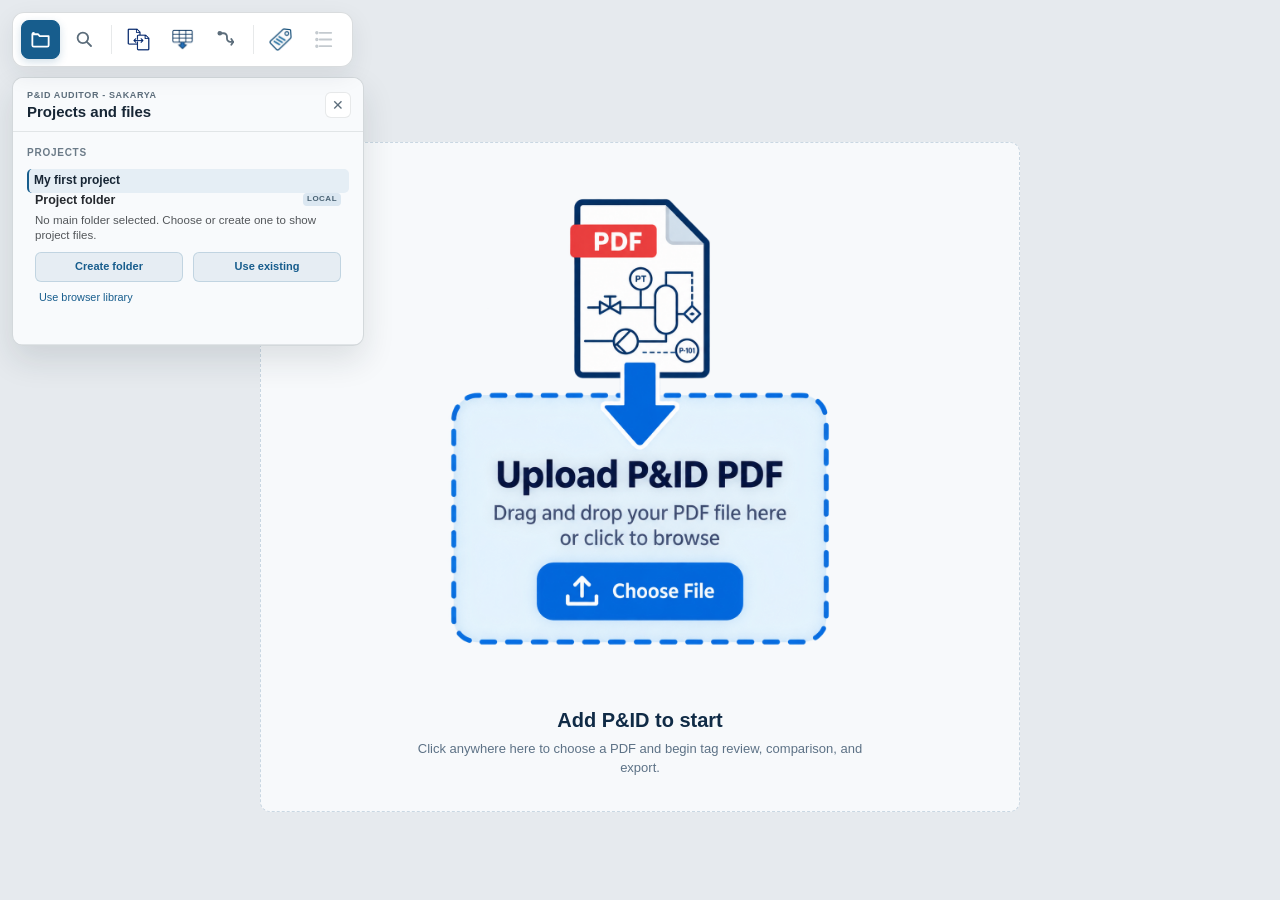
<file: index.html>
<!DOCTYPE html>
<html lang="en">
<head>
    <meta charset="UTF-8">
    <meta name="viewport" content="width=device-width, initial-scale=1.0">
    <title>P&ID Auditor - Sakarya</title>

    <!-- Local PDF.js Library -->
    <script src="js/pdf.min.js"></script>

    <!-- Local PDF-Lib Library for editing PDFs -->
    <script src="js/pdf-lib.min.js"></script>

    <!-- Local CSS -->
    <link rel="stylesheet" href="css/styles.css?v=20260901-project-files-nested-progress-show-all-link-clarity-valve-width-1">
</head>
<body class="results-sidebar-collapsed">

    <!-- Compact tool rail: the search panel is an overlay and never owns layout width. -->
    <nav id="tool-rail" aria-label="Tool navigation">
        <button id="tool-rail-projects-btn" class="tool-rail__button" type="button"
            onclick="setSidebarView('projects', 'tool-rail-projects-btn')" aria-controls="sidebar" aria-expanded="true"
            aria-pressed="true" title="Projects and files">
            <svg class="tool-rail__svg" viewBox="0 0 24 24" aria-hidden="true">
                <path d="M3.5 6.5h6l1.7 2H20.5v9.5a1.5 1.5 0 0 1-1.5 1.5H5a1.5 1.5 0 0 1-1.5-1.5v-11.5a1.5 1.5 0 0 1 1.5-1.5Z"></path>
            </svg>
            <span class="sr-only">Projects and files</span>
        </button>

        <button id="tool-rail-search-btn" class="tool-rail__button" type="button"
            onclick="setSidebarView('search', 'tool-rail-search-btn')" aria-controls="sidebar" aria-expanded="false"
            aria-pressed="false" title="Search tools">
            <svg class="tool-rail__svg" viewBox="0 0 24 24" aria-hidden="true">
                <circle cx="10.3" cy="10.3" r="5.5"></circle>
                <path d="m14.4 14.4 4.4 4.4"></path>
            </svg>
            <span class="sr-only">Search tools</span>
        </button>

        <span class="tool-rail__divider" aria-hidden="true"></span>

        <button id="tool-rail-compare-btn" class="tool-rail__button" type="button"
            onclick="setSidebarView('compare', 'tool-rail-compare-btn')" aria-controls="sidebar"
            aria-expanded="false" aria-pressed="false" title="Line list compare">
            <img class="tool-rail__icon" src="Images/rail-icons/compare-rail-optimized.png" alt="" aria-hidden="true">
            <span class="sr-only">Line list compare</span>
        </button>

        <button id="tool-rail-table-btn" class="tool-rail__button" type="button"
            onclick="setSidebarView('table', 'tool-rail-table-btn')" aria-controls="sidebar"
            aria-expanded="false" aria-pressed="false" title="P&amp;ID table extraction">
            <img class="tool-rail__icon" src="Images/rail-icons/table-extraction-imagegen-v2-optimized.png" alt="" aria-hidden="true">
            <span class="sr-only">P&amp;ID table extraction</span>
        </button>

        <button id="tool-rail-pipe-btn" class="tool-rail__button" type="button"
            onclick="setSidebarView('pipe', 'tool-rail-pipe-btn')" aria-controls="sidebar"
            aria-expanded="false" aria-pressed="false" title="Pipe tracing">
            <svg class="tool-rail__svg" viewBox="0 0 24 24" aria-hidden="true">
                <path d="M5 5.5h4a3.5 3.5 0 0 1 3.5 3.5v2a3.5 3.5 0 0 0 3.5 3.5H19"></path>
                <circle cx="5" cy="5.5" r="1.5"></circle>
                <path d="m17 11.5 2 3-2 3"></path>
            </svg>
            <span class="sr-only">Pipe tracing</span>
        </button>

        <span class="tool-rail__divider tool-rail__divider--results" aria-hidden="true"></span>

        <div class="tool-rail__group tool-rail__group--results" role="group" aria-label="Results panels">
            <button id="tool-rail-found-tags-btn" class="tool-rail__button tool-rail__button--results" type="button"
                onclick="setResultsRailView('tags', 'tool-rail-found-tags-btn')" aria-controls="results-sidebar"
                aria-expanded="false" aria-pressed="false" title="Found tags">
                <img class="tool-rail__icon" src="Images/rail-icons/found-tags-imagegen-optimized.png" alt="" aria-hidden="true">
                <span class="sr-only">Found tags</span>
            </button>

            <button id="tool-rail-lists-btn" class="tool-rail__button tool-rail__button--results" type="button"
                onclick="setResultsRailView('valves', 'tool-rail-lists-btn')" aria-controls="results-sidebar"
                aria-expanded="false" aria-pressed="false" aria-disabled="true" disabled title="Valve–line connections">
                <svg class="tool-rail__svg" viewBox="0 0 24 24" aria-hidden="true">
                    <path d="M7 5h12M7 12h12M7 19h12"></path>
                    <circle cx="4" cy="5" r="0.8"></circle>
                    <circle cx="4" cy="12" r="0.8"></circle>
                    <circle cx="4" cy="19" r="0.8"></circle>
                </svg>
                <span class="sr-only">Valve–line connections</span>
            </button>
        </div>
    </nav>

    <!-- Sidebar -->
    <aside id="sidebar" role="dialog" aria-label="Projects and files" aria-hidden="false" data-tool-view="projects">
        <div class="sidebar-header">
            <div class="header-top">
                <div class="sidebar-title-group">
                    <span class="sidebar-product-name">P&amp;ID Auditor - Sakarya</span>
                    <h1 id="sidebar-view-title">Projects and files</h1>
                </div>
                <button id="close-sidebar-btn" class="btn-icon" onclick="toggleSidebar()" title="Close search tools" aria-label="Close search tools">✕</button>
            </div>
            
            <div class="sidebar-sections">
                <section class="sidebar-section" data-sidebar-view="projects">
                    <div class="section-header">
                        <div class="section-title">Projects</div>
                    </div>
                    <ul id="project-menu" class="project-menu" aria-label="Projects"></ul>
                    <div class="project-folder-panel">
                        <div class="project-folder-panel__heading">
                            <span>Project folder</span>
                            <span class="badge-beta">LOCAL</span>
                        </div>
                        <div id="project-folder-status" class="project-folder-status" role="status">
                        No main folder selected. Choose or create one to show project files.
                        </div>
                        <div class="project-folder-actions">
                            <button id="create-project-folder-btn" class="btn btn-secondary" type="button">Create folder</button>
                            <button id="connect-project-folder-btn" class="btn btn-secondary" type="button">Use existing</button>
                            <button id="disconnect-project-folder-btn" class="btn-toggle" type="button" hidden>Disconnect</button>
                        </div>
                        <button id="use-browser-project-btn" class="project-folder-fallback" type="button" hidden>Use browser library</button>
                        <div id="project-folder-help" class="project-folder-help" hidden>Select a folder to view its files.</div>
                        <div id="project-folder-tree" class="project-folder-tree" aria-label="Project folder structure" hidden>
                            <button type="button" class="project-folder-row project-folder-row--active" data-project-folder="01_P&amp;ID" aria-pressed="true" aria-expanded="true"><span>📁 01_P&amp;ID</span><small>PDF drawings</small></button>
                            <div id="project-files" class="project-files" hidden></div>
                            <button type="button" class="project-folder-row" data-project-folder="02_Line Lists" aria-pressed="false" aria-expanded="false"><span>📁 02_Line Lists</span><small>CSV source files</small></button>
                            <button type="button" class="project-folder-row" data-project-folder="03_Reports" aria-pressed="false" aria-expanded="false"><span>📁 03_Reports</span><small>Audit and table reports</small></button>
                            <button type="button" class="project-folder-row" data-project-folder="04_Exports" aria-pressed="false" aria-expanded="false"><span>📁 04_Exports</span><small>Annotated PDFs and other exports</small></button>
                        </div>
                    </div>
                </section>

                <section class="sidebar-section search-options-section" data-sidebar-view="search compare">
                    <div class="section-header">
                        <div class="section-title">Search options</div>
                    </div>

                    <div class="search-options-menu" aria-label="Search options">
                        <div class="search-options-group">
                            <div class="search-options-group__label">Mode</div>
                            <div class="search-options-list">
                                <label class="search-option-item"><input type="checkbox" name="searchMode" value="line" checked> Line tags</label>
                                <label class="search-option-item"><input type="checkbox" name="searchMode" value="valve" checked> Valve tags</label>
                                <label class="search-option-item"><input type="checkbox" name="searchMode" value="actuated" checked> Actuated valves</label>
                            </div>
                        </div>

                        <div class="search-options-group">
                            <div class="search-options-group__label">Duplicates</div>
                            <div class="search-options-list">
                                <label class="search-option-item"><input type="radio" name="dupMode" value="occurrences" checked> Count all</label>
                                <label class="search-option-item"><input type="radio" name="dupMode" value="unique"> Combine</label>
                            </div>
                        </div>

                        <div class="search-options-group search-options-group--file">
                            <div class="search-options-group__label">PDF</div>
                            <div class="file-input-wrapper">
                                <label for="fileInput" class="file-label">Choose a PDF</label>
                                <input type="file" id="fileInput" accept="application/pdf">
                            </div>
                        </div>

                        <div id="search-action" class="search-options-action" hidden>
                            <button id="search-btn" class="btn btn-primary btn-search-run" onclick="runSearch()">
                                Search and Find!
                            </button>
                        </div>
                    </div>

                    <div class="search-options-compare">
                        <div class="section-header line-list-header">
                            <div class="field-label">Compare with another Line List</div>
                            <button id="toggle-line-list-btn" class="btn-toggle" onclick="toggleLineListTools()" aria-controls="line-list-tools" aria-expanded="false">Show</button>
                        </div>
                    </div>

                    <div id="line-list-tools" class="line-list-tools collapsed">
                        <div class="form-block">
                            <div class="file-input-wrapper">
                                <label for="lineListInput" class="file-label">
                                    <span id="lineListFileName">No line list selected</span>
                                </label>
                                <input type="file" id="lineListInput" accept=".csv,text/csv" onchange="updateLineListFileName(this)">
                            </div>
                        </div>

                        <div class="form-block">
                            <button id="open-compare-btn" class="btn btn-compare" onclick="openLineListCompareModal()">
                                Open Line List Compare
                            </button>
                            <button id="export-line-list-btn" class="btn btn-secondary line-list-action-btn" onclick="exportLineListCompareToCsv()">
                                Export Line List CSV
                            </button>
                        </div>
                    </div>
                </section>

                <section class="sidebar-section pid-table-extraction-section" data-sidebar-view="table">
                    <div class="section-header">
                        <div class="section-title">P&amp;ID Table Extraction</div>
                        <div class="section-header-actions">
                            <span class="badge-beta">LOCAL</span>
                            <button id="toggle-pid-table-extraction-btn" class="btn-toggle" type="button" onclick="toggleSidebarSection('pid-table-extraction-tools', 'toggle-pid-table-extraction-btn')" aria-controls="pid-table-extraction-tools" aria-expanded="false">Show</button>
                        </div>
                    </div>
                    <div id="pid-table-extraction-tools" class="sidebar-section-tools collapsed">
                        <div class="pid-table-help">
                            Read searchable P&amp;ID table rows for item tags and engineering attributes. Matching labels and values share a color.
                        </div>
                        <div class="form-block">
                            <button id="extract-pid-tables-btn" class="btn btn-compare" type="button" disabled>
                                Extract P&amp;ID Tables
                            </button>
                            <button id="export-pid-tables-btn" class="btn btn-secondary line-list-action-btn" type="button" disabled>
                                Export Table CSV
                            </button>
                        </div>
                        <div id="pid-table-extraction-status" class="pid-table-extraction-status" role="status">
                            Load a P&amp;ID before extracting table values.
                        </div>
                    </div>
                </section>

                <!-- Local line tracing and valve-to-line association. It is deliberately opt-in. -->
                <section id="pipe-tracing-section" class="sidebar-section pipe-tracing-section" data-sidebar-view="pipe">
                    <div class="section-header pipe-tracing-section__header">
                        <div class="section-title">Pipe tracing</div>
                        <div class="section-header-actions">
                            <span class="badge-beta">LOCAL</span>
                            <button id="pipe-tracing-toggle-setup-btn" class="btn-mini pipe-tracing-setup-toggle" type="button" aria-pressed="false" title="Hide tracing setup and keep the inspector visible">Hide setup</button>
                            <!-- Retained as a JS compatibility hook; the flyout X/rail owns visibility. -->
                            <button id="toggle-pipe-tracing-btn" class="btn-toggle pipe-tracing-section__legacy-toggle" type="button" disabled aria-controls="pipe-tracing-tools" aria-expanded="false" hidden>Enable</button>
                        </div>
                    </div>
                    <div id="pipe-tracing-tools" class="sidebar-section-tools collapsed">
                        <button id="pipe-tracing-toggle-btn" class="btn btn-compare pipe-tracing-setup" type="button" disabled>
                            Enable Pipe Tracing
                        </button>
                        <div id="pipe-tracing-progress" class="pipe-tracing-progress pipe-tracing-setup" role="status" aria-live="polite" hidden>
                            <div class="pipe-tracing-progress__header">
                                <span>Line tracing</span>
                                <strong id="pipe-tracing-progress-label">Checking 0/0</strong>
                            </div>
                            <progress id="pipe-tracing-progress-bar" max="1" value="0"></progress>
                        </div>

                        <div id="pipe-tracing-controls" hidden>
                            <details class="pipe-tracing-advanced">
                                <summary>Debug view</summary>
                                <div class="pipe-tracing-advanced__body">
                                    <label class="radio-label pipe-tracing-debug-label">
                                        <input id="pipe-tracing-debug-checkbox" type="checkbox">
                                        Debug tracing
                                    </label>
                                    <section id="pipe-tracing-debug-inspector" class="pipe-tracing-debug-inspector" hidden aria-label="Trace inspector">
                                        <div class="pipe-tracing-debug-inspector__header">
                                            <div>
                                                <strong>Trace inspector</strong>
                                                <span>See why each node was continued or stopped.</span>
                                            </div>
                                            <div class="pipe-tracing-debug-inspector__actions">
                                                <button id="pipe-tracing-expand-debug-btn" class="btn-mini" type="button" aria-pressed="false" title="Give the trace inspector more workspace">Expand</button>
                                                <button id="pipe-tracing-first-issue-btn" class="btn-mini" type="button" disabled title="Jump to the first decision that needs review">First issue</button>
                                                <button id="pipe-tracing-focus-route-btn" class="btn-mini" type="button" disabled title="Focus the selected route">Focus route</button>
                                                <button id="pipe-tracing-copy-debug-btn" class="btn-mini" type="button" disabled title="Copy the selected trace diagnostics">Copy debug</button>
                                            </div>
                                        </div>
                                        <div id="pipe-tracing-debug-summary" class="pipe-tracing-debug-summary" role="status"></div>
                                        <p class="pipe-tracing-debug-map-hint">Select a step below to centre and mark that exact node on the P&amp;ID.</p>
                                        <div id="pipe-tracing-debug-issue-nav" class="pipe-tracing-debug-issue-nav" hidden>
                                            <button id="pipe-tracing-previous-issue-btn" class="btn-mini" type="button">Previous</button>
                                            <span id="pipe-tracing-debug-issue-position" role="status">Issue 0 of 0</span>
                                            <button id="pipe-tracing-next-issue-btn" class="btn-mini" type="button">Next</button>
                                        </div>
                                        <figure id="pipe-tracing-debug-magnifier" class="pipe-tracing-debug-magnifier" hidden>
                                            <div class="pipe-tracing-debug-magnifier__header">
                                                <strong id="pipe-tracing-debug-magnifier-title">Local view</strong>
                                                <span id="pipe-tracing-debug-magnifier-meta"></span>
                                            </div>
                                            <canvas id="pipe-tracing-debug-magnifier-canvas" width="720" height="340" aria-label="Magnified P&amp;ID area around the selected trace decision"></canvas>
                                            <figcaption><span class="is-route">green: traced route</span><span class="is-alternative">orange: competing edge</span><span class="is-node">purple: decision node</span></figcaption>
                                        </figure>
                                        <details class="pipe-tracing-debug-options">
                                            <summary>Overlay layers and legend</summary>
                                            <div class="pipe-tracing-debug-layers" aria-label="Debug layers">
                                                <label><input id="pipe-tracing-layer-filtered" type="checkbox"> Filtered geometry</label>
                                                <label><input id="pipe-tracing-layer-candidates" type="checkbox"> Candidate edges</label>
                                                <label><input id="pipe-tracing-layer-labels" type="checkbox"> Node labels</label>
                                                <label><input id="pipe-tracing-layer-seed" type="checkbox" checked> Seed marker</label>
                                            </div>
                                            <div class="pipe-tracing-debug-legend" aria-label="Debug legend">
                                                <span><i class="trace-legend-swatch trace-legend-route"></i> selected route</span>
                                                <span><i class="trace-legend-swatch trace-legend-filtered"></i> filtered geometry</span>
                                                <span><i class="trace-legend-swatch trace-legend-tee"></i> tee / stop</span>
                                                <span><i class="trace-legend-swatch trace-legend-crossing"></i> crossing</span>
                                                <span><i class="trace-legend-swatch trace-legend-inline"></i> inline evidence</span>
                                            </div>
                                        </details>
                                        <div id="pipe-tracing-debug-decisions" class="pipe-tracing-debug-decisions" aria-live="polite"></div>
                                    </section>
                                    <details id="pipe-tracing-technical-details" class="pipe-tracing-technical-details" hidden>
                                        <summary>Technical details (JSON)</summary>
                                        <pre id="pipe-tracing-diagnostics" class="pipe-tracing-diagnostics" hidden></pre>
                                    </details>
                                </div>
                            </details>
                        </div>
                    </div>
                </section>

            </div>

            <div class="action-buttons">
                <button id="export-btn" class="btn btn-primary" onclick="exportToCSV()">
                    <span class="icon">📥</span> Export CSV
                </button>
                <button id="print-btn" class="btn btn-secondary" onclick="printPDF()">
                    <span class="icon">🖨️</span> Print / Save PDF
                </button>
            </div>
            
            <div class="status-section">
                <div id="status-bar">Audit Complete. Found 0 tags.</div>
                <div id="status-credit">Created by Peder and Amir</div>
                <div class="spinner" id="spinner"></div>
                <div class="completion-icon" id="completion-icon"></div>
            </div>
        </div>
    </aside>

    <div id="project-modal" class="project-modal" hidden>
        <form id="project-form" class="project-modal__card">
            <h2>Create local project</h2>
            <label>Project name<input id="project-name-input" required maxlength="80" placeholder="e.g. Valhall Phase 2"></label>
            <div class="project-modal__actions"><button type="button" id="cancel-project-btn" class="btn btn-secondary">Cancel</button><button class="btn btn-primary" type="submit">Create project</button></div>
        </form>
    </div>

    <!-- Main Viewer -->
    <div id="viewer-container">
        <button id="open-results-sidebar-btn" class="btn-floating" onclick="toggleResultsSidebar()" title="Show found tags">☰</button>
        <div id="viewer-empty-state" aria-hidden="false">
            <label class="pid-placeholder" for="fileInput" title="Choose a P&amp;ID PDF">
                <img class="pid-placeholder__icon" src="Images/PDF.png" alt="" aria-hidden="true">
                <div class="pid-placeholder__title">Add P&amp;ID to start</div>
                <div class="pid-placeholder__subtitle">
                    Click anywhere here to choose a PDF and begin tag review, comparison, and export.
                </div>
            </label>
        </div>

        <div id="zoom-container">
            <div id="pdf-wrapper"></div>
        </div>
    </div>

    <aside id="results-sidebar" aria-label="Found tags">
        <div class="results-sidebar-header">
            <div class="results-sidebar-heading">
                <span id="results-sidebar-title">Found tags</span>
                <div class="results-sidebar-tabs" role="tablist" aria-label="Results view">
                    <button id="show-tags-view-btn" class="results-sidebar-tab active" type="button" role="tab" aria-selected="true">Tags</button>
                    <button id="show-valve-line-view-btn" class="results-sidebar-tab" type="button" role="tab" aria-selected="false" disabled>Valve links</button>
                    <button id="show-pid-table-view-btn" class="results-sidebar-tab" type="button" role="tab" aria-selected="false" disabled>Table data</button>
                </div>
            </div>
            <button class="btn-icon" onclick="toggleResultsSidebar()" title="Hide found tags">✕</button>
        </div>
        <div id="results-container">
            <div id="trace-results-toolbar" class="trace-results-toolbar" hidden>
                <div class="trace-results-summary-row">
                    <span id="trace-results-summary">Tracing not run</span>
                    <button id="copy-trace-results-btn" class="trace-results-copy-btn" type="button" disabled>Copy report</button>
                </div>
                <div class="trace-results-help">💬 Add note</div>
            </div>
            <div id="tag-results-view">
                <ul class="result-list" id="resultList"></ul>
            </div>
            <div id="valve-line-results-view" hidden>
                <div class="valve-line-results-summary-row">
                    <div class="valve-line-results-summary-copy">
                        <div id="valve-line-results-summary" class="pid-table-results-summary">Trace a line to build valve links.</div>
                        <div class="valve-line-link-legend" aria-label="Valve to line guide">
                            <span class="valve-line-link-key is-valve">V</span><span>Valve</span>
                            <span class="valve-line-link-arrow" aria-hidden="true">→</span>
                            <span class="valve-line-link-key is-line">L</span><span>Line</span>
                        </div>
                    </div>
                    <button id="show-all-valve-links-btn" class="valve-line-show-all" type="button" aria-pressed="false" disabled>Show links</button>
                </div>
                <div class="valve-line-results-wrap">
                    <table id="valve-line-results">
                        <thead>
                            <tr><th>Valve</th><th>Line</th><th>Status</th></tr>
                        </thead>
                        <tbody></tbody>
                    </table>
                </div>
            </div>
            <div id="pid-table-results-view" hidden>
                <div id="pid-table-results-summary" class="pid-table-results-summary">No P&amp;ID table data loaded.</div>
                <div class="pid-table-results-wrap">
                    <table id="pid-table-results">
                        <thead></thead>
                        <tbody></tbody>
                    </table>
                </div>
            </div>
        </div>
    </aside>

    <!-- Sticky Footer -->
    <div id="sticky-footer" onclick="expandFooter()">
        <div class="footer-header" onclick="collapseFooter(event)" title="Click to minimize">
            <span>Current Page Tags</span>
            <button id="toggle-footer-btn" class="btn-icon">
                <span style="font-size: 1.5rem; line-height: 0.5;">−</span>
            </button>
        </div>
        <div id="footer-content">
            <ul class="result-list" id="footerList"></ul>
        </div>
    </div>

    <!-- Bottom Compare Drawer -->
    <div id="compare-drawer" class="compare-drawer" aria-hidden="true">
        <div id="compare-drawer-resize" class="compare-drawer-resize" title="Drag to resize"></div>
        <div class="compare-drawer-header">
            <div>
                <div class="compare-drawer-title">Line List Compare</div>
                <div id="compare-drawer-meta" class="compare-drawer-meta">No comparison loaded</div>
            </div>
            <div class="compare-drawer-actions">
                <button class="compare-drawer-btn" onclick="toggleCompareDrawerMinimize()" title="Minimize / Expand">_</button>
                <button class="compare-drawer-btn" onclick="closeCompareDrawer()" title="Close">x</button>
            </div>
        </div>

        <div class="compare-drawer-toolbar">
            <label class="compare-toggle">
                <input type="checkbox" id="compare-show-attrs">
                Show attributes
            </label>
            <label class="compare-toggle">
                <input type="checkbox" id="compare-show-pdf-attrs">
                Show on PDF
            </label>
            <label class="compare-attr-picker">
                Attribute:
                <select id="compare-attr-select" disabled>
                    <option value="">None</option>
                </select>
            </label>
            <button id="export-compare-btn" class="compare-export-btn" onclick="exportLineListCompareToCsv()" disabled>
                Export CSV
            </button>
        </div>

        <div id="compare-drawer-content" class="compare-drawer-content">
            <div class="compare-empty">Run a compare to view results.</div>
        </div>
    </div>

    <div id="compare-attribute-overlay" class="compare-attribute-overlay" aria-hidden="true"></div>

    <!-- External JS -->
    <script src="js/print-service.js"></script>
    <script src="js/script.js?v=20260901-project-folder-toggle-show-all-link-clarity-valve-width-1"></script>
    <script src="js/pipe-tracing.js?v=20260901-progress-1"></script>
</body>
</html>
</file>
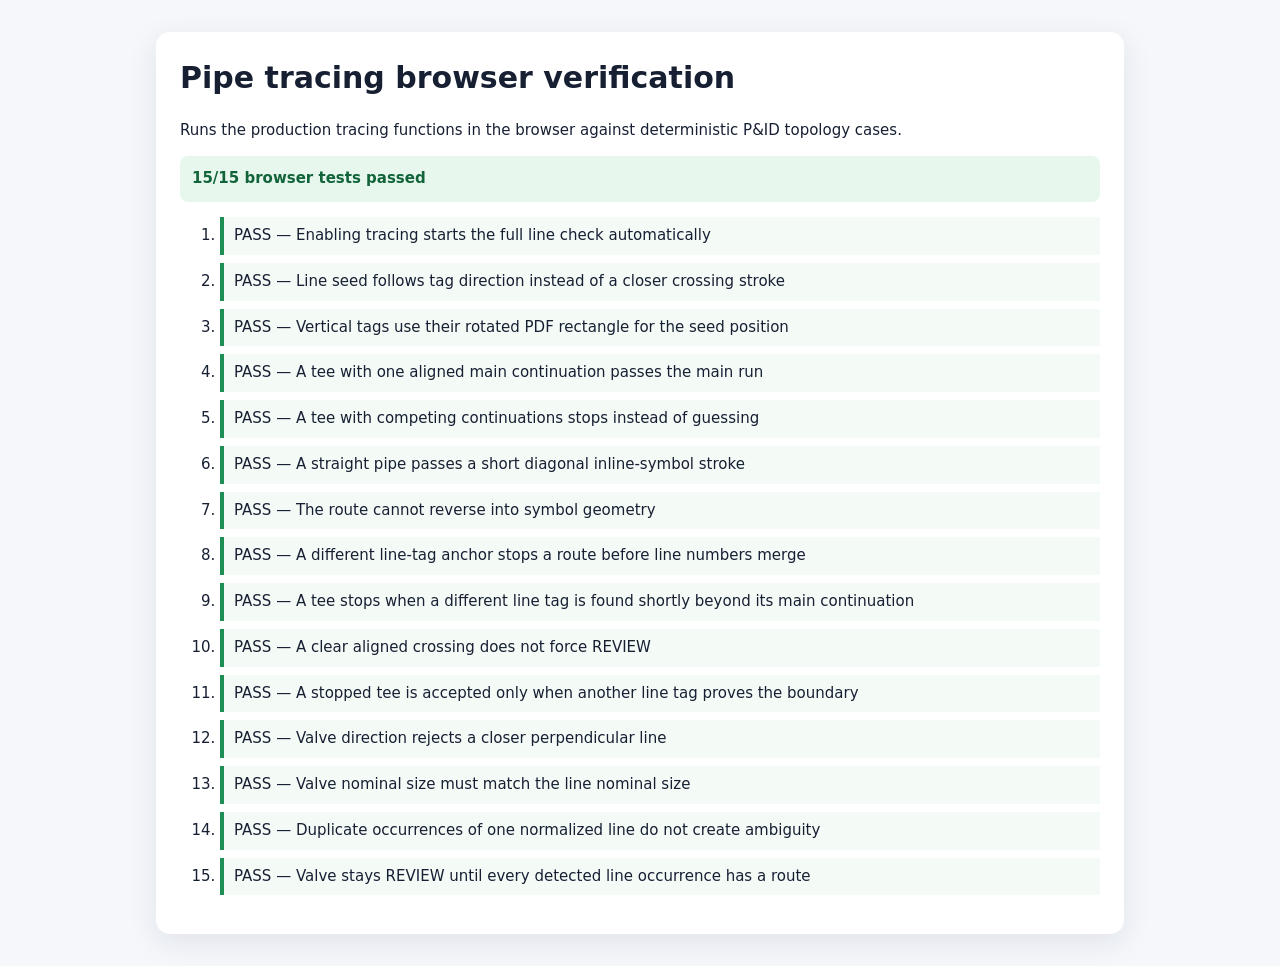
<file: tests/pipe-tracing.browser.test.html>
<!doctype html>
<html lang="en">
<head>
    <meta charset="utf-8">
    <meta name="viewport" content="width=device-width, initial-scale=1">
    <title>Pipe tracing browser verification</title>
    <style>
        body { font: 15px/1.45 system-ui, sans-serif; margin: 32px; color: #172033; background: #f5f7fb; }
        main { max-width: 920px; margin: auto; padding: 24px; background: white; border-radius: 14px; box-shadow: 0 8px 30px #15223a18; }
        h1 { margin-top: 0; }
        #summary { font-weight: 700; padding: 12px; border-radius: 8px; }
        #summary.pass { color: #12643a; background: #e7f7ed; }
        #summary.fail { color: #8a1c1c; background: #fdeaea; }
        li { margin: 8px 0; padding: 8px 10px; border-left: 4px solid #1d8f55; background: #f4fbf7; }
        li.fail { border-color: #c43b3b; background: #fff4f4; }
        code { font-size: 0.92em; }
    </style>
</head>
<body>
<main>
    <h1>Pipe tracing browser verification</h1>
    <p>Runs the production tracing functions in the browser against deterministic P&amp;ID topology cases.</p>
    <div id="summary">Running…</div>
    <ol id="results"></ol>
</main>
<div id="pipe-tracing-progress" hidden>
    <span id="pipe-tracing-progress-label"></span>
    <progress id="pipe-tracing-progress-bar" max="1" value="0"></progress>
</div>
<script>
    window.__PIPE_TRACING_TEST__ = true;
    window.pdfjsLib = {
        OPS: {},
        Util: {
            transform(left, right) {
                return [
                    left[0] * right[0] + left[2] * right[1],
                    left[1] * right[0] + left[3] * right[1],
                    left[0] * right[2] + left[2] * right[3],
                    left[1] * right[2] + left[3] * right[3],
                    left[0] * right[4] + left[2] * right[5] + left[4],
                    left[1] * right[4] + left[3] * right[5] + left[5]
                ];
            }
        }
    };
</script>
<script src="../js/pipe-tracing.js?v=20260901-progress-1"></script>
<script>
(() => {
    'use strict';

    const tracing = window.PipeTracing.__test;
    const tests = [];
    const results = [];
    const test = (name, run) => tests.push({ name, run });
    const assert = (condition, message) => {
        if (!condition) throw new Error(message || 'Assertion failed');
    };
    const equal = (actual, expected, message) => {
        if (actual !== expected) throw new Error(message || `Expected ${expected}, got ${actual}`);
    };
    const sameNumbers = (actual, expected, message) => {
        const left = Array.from(actual).sort((a, b) => a - b).join(',');
        const right = Array.from(expected).sort((a, b) => a - b).join(',');
        if (left !== right) throw new Error(message || `Expected [${right}], got [${left}]`);
    };

    function makeGeometry(points, edgePairs) {
        const nodes = points.map((point, id) => ({ id, point, edges: [] }));
        const edges = edgePairs.map(([a, b], id) => ({
            id,
            a,
            b,
            length: Math.hypot(points[b][0] - points[a][0], points[b][1] - points[a][1]),
            strokeWidth: 1,
            kind: 'pipe-segment',
            geometryType: 'raw-stroke',
            sourcePath: id,
            sourceLength: Math.hypot(points[b][0] - points[a][0], points[b][1] - points[a][1]),
            sourcePathClosed: false,
            sourcePathHasCurves: false,
            sourcePathPerimeter: 0,
            sourcePathMaxDimension: 100,
            sourcePathSegmentCount: 1
        }));
        const adjacency = nodes.map(() => []);
        edges.forEach(edge => {
            adjacency[edge.a].push(edge.id);
            adjacency[edge.b].push(edge.id);
            nodes[edge.a].edges.push(edge.id);
            nodes[edge.b].edges.push(edge.id);
        });
        return {
            nodes,
            edges,
            adjacency,
            bridges: [],
            bridgeTolerance: 12,
            typicalWidth: 1,
            snapTolerance: 1.5,
            pageBounds: { minX: -100, minY: -100, maxX: 250, maxY: 250 }
        };
    }

    function makeRoute(tagText, tagId, geometry, edgeIds = [0], baseStatus = 'yes') {
        return {
            tagText,
            tagId,
            page: 1,
            edgeIds,
            associationEdgeIds: edgeIds,
            routeLength: edgeIds.reduce((sum, edgeId) => sum + geometry.edges[edgeId].length, 0),
            baseStatus,
            overlaps: [],
            geometry
        };
    }

    function makeValve(id, tag, x, y, rotation = 0) {
        return {
            id,
            tag,
            tagType: 'valve',
            page: 1,
            pdfRect: { x: x - 10, y: y - 5, width: 20, height: 10, rotation }
        };
    }

    test('Enabling tracing starts the full line check automatically', () => {
        const page = {
            view: [0, 0, 100, 100],
            getViewport: () => ({
                width: 200,
                height: 200,
                transform: [1, 0, 0, 1, 0, 0],
                convertToViewportPoint: (x, y) => [x, y]
            }),
            getOperatorList: async () => ({ fnArray: [], argsArray: [] }),
            getTextContent: async () => ({ items: [] })
        };
        const pdf = { getPage: async () => page };
        const line = {
            id: 9001,
            tag: '35-2"-LM-A01C1-5518-PP',
            tagType: 'line',
            page: 1,
            pdfRect: { x: 10, y: 10, width: 30, height: 8, rotation: 0 }
        };

        window.PipeTracing.setDocumentReady(pdf, [line]);
        tracing.setEnabled(true);
        assert(window.PipeTracing.state.batchRunning, 'Enabling tracing should start the line batch.');
        equal(window.PipeTracing.state.batchTotal, 1, 'The progress total should match detected lines.');
        assert(!document.getElementById('pipe-tracing-progress').hidden, 'The progress bar should be visible.');
        equal(document.getElementById('pipe-tracing-progress-label').textContent, 'Checking 0/1');
        tracing.setEnabled(false);
        assert(document.getElementById('pipe-tracing-progress').hidden, 'Disabling tracing should hide progress.');
    });

    test('Line seed follows tag direction instead of a closer crossing stroke', () => {
        const geometry = makeGeometry(
            [[50, -30], [50, 30], [0, 12], [100, 12]],
            [[0, 1], [2, 3]]
        );
        const seed = tracing.findSeedEdges(geometry, {
            tag: '10-2"-HC-AAAA-1111-A',
            pdfRect: { x: 40, y: -5, width: 20, height: 10, rotation: 0 }
        });
        equal(seed.selected.edge.id, 1);
        equal(seed.selected.alignment, 1);
    });

    test('Vertical tags use their rotated PDF rectangle for the seed position', () => {
        const geometry = makeGeometry(
            [[45, -20], [45, 120], [100, -20], [100, 120]],
            [[0, 1], [2, 3]]
        );
        const seed = tracing.findSeedEdges(geometry, {
            tag: '10-2"-HC-AAAA-1111-A',
            pdfRect: { x: 50, y: 0, width: 100, height: 10, rotation: 90 }
        });
        equal(seed.selected.edge.id, 0);
        equal(seed.selected.alignment, 1);
    });

    test('A tee with one aligned main continuation passes the main run', () => {
        const geometry = makeGeometry(
            [[0, 0], [50, 0], [100, 0], [50, 45]],
            [[0, 1], [1, 2], [1, 3]]
        );
        const component = tracing.traceContinuation(geometry, geometry.edges[0]);
        sameNumbers(component.edgeIds, [0, 1]);
        equal(component.teeJunctions[0].stopped, false);
        assert(component.decisionRecords.some(record => record.action === 'pass-tee-main'));
    });

    test('A tee with competing continuations stops instead of guessing', () => {
        const geometry = makeGeometry(
            [[50, -50], [50, 0], [0, 0], [100, 0]],
            [[0, 1], [1, 2], [1, 3]]
        );
        const component = tracing.traceContinuation(geometry, geometry.edges[0]);
        sameNumbers(component.edgeIds, [0]);
        equal(component.teeJunctions[0].stopped, true);
    });

    test('A straight pipe passes a short diagonal inline-symbol stroke', () => {
        const geometry = makeGeometry(
            [[0, 0], [50, 0], [100, 0], [58, 5.2]],
            [[0, 1], [1, 2], [1, 3]]
        );
        geometry.edges[1].geometryType = 'thin-rectangle-centerline';
        geometry.edges[2].sourceLength = geometry.edges[2].length;
        geometry.edges[2].sourcePathMaxDimension = geometry.edges[2].length;
        const component = tracing.traceContinuation(geometry, geometry.edges[0]);
        sameNumbers(component.edgeIds, [0, 1]);
        assert(component.decisionRecords.some(record =>
            record.action === 'pass-tee-main' &&
            record.reason === 'straight pipe continuation past short symbol stroke'));
    });

    test('The route cannot reverse into symbol geometry', () => {
        const geometry = makeGeometry(
            [[0, 0], [50, 0], [30, 20]],
            [[0, 1], [1, 2]]
        );
        const component = tracing.traceContinuation(geometry, geometry.edges[0]);
        sameNumbers(component.edgeIds, [0]);
        assert(component.stops.some(stop => stop.reason === 'no-valid-continuation'));
    });

    test('A different line-tag anchor stops a route before line numbers merge', () => {
        const geometry = makeGeometry(
            [[0, 0], [50, 0], [100, 0]],
            [[0, 1], [1, 2]]
        );
        const component = tracing.traceContinuation(geometry, geometry.edges[0], {
            lineAnchors: [{
                tagId: 2,
                tagText: '10-2"-HC-BBBB-2222-A',
                edgeId: 1,
                distance: 3
            }]
        });
        sameNumbers(component.edgeIds, [0]);
        assert(component.stops.some(stop => stop.reason === 'foreign-line-boundary'));
        equal(component.lineBoundaries[0].connectedLineTags[0].tag, '10-2"-HC-BBBB-2222-A');
    });

    test('A tee stops when a different line tag is found shortly beyond its main continuation', () => {
        const geometry = makeGeometry(
            [[0, 0], [50, 0], [100, 0], [150, 0], [50, 45]],
            [[0, 1], [1, 2], [2, 3], [1, 4]]
        );
        const component = tracing.traceContinuation(geometry, geometry.edges[0], {
            lineAnchors: [{
                tagId: 2,
                tagText: '10-2"-HC-BBBB-2222-A',
                edgeId: 2,
                distance: 3
            }]
        });
        sameNumbers(component.edgeIds, [0]);
        equal(component.lineBoundaries.length, 1);
        equal(component.lineBoundaries[0].nodeId, 1);
        equal(component.lineBoundaries[0].connectedLineTags[0].tag, '10-2"-HC-BBBB-2222-A');
        assert(component.decisionRecords.some(record => record.action === 'stop-foreign-line-boundary'));
    });

    test('A clear aligned crossing does not force REVIEW', () => {
        const component = {
            teeJunctions: [],
            crossings: [{ stopped: false, reason: 'aligned-continuation' }],
            ambiguousNodes: [],
            routeOverlaps: [],
            stops: [{ reason: 'endpoint' }]
        };
        equal(tracing.traceNeedsReview(component, { tag: '10-2"-HC-AAAA-1111-A' }), false);
    });

    test('A stopped tee is accepted only when another line tag proves the boundary', () => {
        const component = {
            teeJunctions: [{ stopped: true, connectedLineTags: [{ tag: '10-2"-HC-BBBB-2222-A' }] }],
            crossings: [],
            ambiguousNodes: [],
            routeOverlaps: [],
            stops: [{ reason: 'tee-junction' }]
        };
        equal(tracing.traceNeedsReview(component, { tag: '10-2"-HC-AAAA-1111-A' }), false);
        component.teeJunctions[0].connectedLineTags = [];
        equal(tracing.traceNeedsReview(component, { tag: '10-2"-HC-AAAA-1111-A' }), true);
    });

    test('Valve direction rejects a closer perpendicular line', () => {
        const horizontalGeometry = makeGeometry([[0, 15], [100, 15]], [[0, 1]]);
        const verticalGeometry = makeGeometry([[50, -100], [50, 100]], [[0, 1]]);
        const horizontal = makeRoute('10-2"-HC-AAAA-1111-A', 1, horizontalGeometry);
        const vertical = makeRoute('10-2"-HC-BBBB-2222-A', 2, verticalGeometry);
        const valve = makeValve(20, '10-2"-A1R-9020', 50, 0, 0);
        const association = tracing.associateValvesAcrossRoutes([valve], [vertical, horizontal])[0];
        equal(association.status, 'assigned');
        equal(association.lineTag, horizontal.tagText);
        equal(association.candidates.find(candidate => candidate.lineTag === vertical.tagText).eligible, false);
    });

    test('Valve nominal size must match the line nominal size', () => {
        const geometry = makeGeometry([[0, 0], [100, 0]], [[0, 1]]);
        const route = makeRoute('10-2"-HC-AAAA-1111-A', 1, geometry);
        const valve = makeValve(21, '10-4"-A1R-9021', 50, 0, 0);
        const association = tracing.associateValvesAcrossRoutes([valve], [route])[0];
        equal(association.status, 'unassigned');
        equal(association.candidates[0].sizeCompatible, false);
    });

    test('Duplicate occurrences of one normalized line do not create ambiguity', () => {
        const firstGeometry = makeGeometry([[0, 0], [100, 0]], [[0, 1]]);
        const secondGeometry = makeGeometry([[0, 2], [100, 2]], [[0, 1]]);
        const routes = [
            makeRoute('10-2"-HC-AAAA-1111-A', 1, firstGeometry),
            makeRoute('10-2"-HC-AAAA-1111-A', 2, secondGeometry)
        ];
        const valve = makeValve(22, '10-2"-A1R-9022', 50, 3, 0);
        const association = tracing.associateValvesAcrossRoutes([valve], routes)[0];
        equal(association.status, 'assigned');
        equal(association.candidates.length, 1);
        sameNumbers(association.candidates[0].lineOccurrenceIds, [1, 2]);
    });

    test('Valve stays REVIEW until every detected line occurrence has a route', () => {
        const geometry = makeGeometry([[0, 0], [100, 0]], [[0, 1]]);
        const route = makeRoute('10-2"-HC-AAAA-1111-A', 1, geometry);
        const valve = makeValve(23, '10-2"-A1R-9023', 50, 3, 0);
        const tags = [
            valve,
            { id: 1, tag: route.tagText, tagType: 'line', page: 1 },
            { id: 2, tag: '10-2"-HC-BBBB-2222-A', tagType: 'line', page: 1 }
        ];
        const association = tracing.associateValvesAcrossRoutes(tags, [route])[0];
        equal(association.status, 'review');
        equal(association.reason, 'not-all-detected-lines-on-page-have-a-route');
    });

    for (const entry of tests) {
        try {
            entry.run();
            results.push({ name: entry.name, passed: true });
        } catch (error) {
            results.push({ name: entry.name, passed: false, error: error.message });
        }
    }

    const list = document.getElementById('results');
    for (const result of results) {
        const item = document.createElement('li');
        item.className = result.passed ? '' : 'fail';
        item.textContent = `${result.passed ? 'PASS' : 'FAIL'} — ${result.name}${result.error ? `: ${result.error}` : ''}`;
        list.appendChild(item);
    }
    const passed = results.filter(result => result.passed).length;
    const summary = document.getElementById('summary');
    summary.className = passed === results.length ? 'pass' : 'fail';
    summary.textContent = `${passed}/${results.length} browser tests passed`;
    window.__PIPE_TRACING_BROWSER_RESULTS__ = results;
})();
</script>
</body>
</html>
</file>
<file: css/styles.css>
/* --- CSS STYLING --- */
:root {
    --sidebar-width: 420px;
    /* Adjust this value to make the right-side found-tags panel wider or narrower. */
    --results-sidebar-width: 360px;
    --results-sidebar-valve-width: 500px;
    --primary-blue: #0056b3;
    --success-green: #28a745;
    --danger-red: #dc3545;
    --highlight-color: rgba(255, 230, 0, 0.4);
    --highlight-border: #e6b800;
    --bg-color: #525659;

    /* Glass tokens */
    --glass-bg: rgba(255, 255, 255, 0.16);
    --glass-bg-strong: rgba(255, 255, 255, 0.22);
    --glass-border: rgba(255, 255, 255, 0.28);
    --glass-border-strong: rgba(255, 255, 255, 0.38);
    --glass-shadow: 0 10px 30px rgba(0, 0, 0, 0.18);
    --glass-blur: 18px;

    /* Sidebar tokens (modern panel) */
    /* Light-grey sidebar theme */
    --sidebar-bg: #ffffff;
    --sidebar-border: rgba(0, 0, 0, 0.10);
    --sidebar-muted: rgba(20, 23, 28, 0.72);
    --sidebar-text: rgba(20, 23, 28, 0.92);
    --sidebar-card: rgba(255, 255, 255, 0.78);
    --sidebar-card-border: rgba(0, 0, 0, 0.10);
    --sidebar-radius: 18px;
    --sidebar-blur: 14px;
}

/* Glass fallback for browsers without backdrop-filter */
@supports not ((backdrop-filter: blur(1px)) or (-webkit-backdrop-filter: blur(1px))) {
    :root {
        --glass-bg: rgba(255, 255, 255, 0.92);
        --glass-bg-strong: rgba(255, 255, 255, 0.96);
        --glass-border: rgba(0, 0, 0, 0.08);
        --glass-border-strong: rgba(0, 0, 0, 0.12);
        --glass-shadow: 0 8px 20px rgba(0, 0, 0, 0.22);
        --glass-blur: 0px;
    }
}

body {
    margin: 0;
    padding: 0;
    display: grid;
    --results-sidebar-track: var(--results-sidebar-width);
    grid-template-columns: var(--sidebar-width) minmax(0, 1fr) var(--results-sidebar-track);
    height: 100vh;
    font-family: -apple-system, BlinkMacSystemFont, "Segoe UI", Roboto, Helvetica, Arial, sans-serif;
    background-color: var(--bg-color);
    overflow: hidden;
    transition: grid-template-columns 0.3s ease;
}

body.sidebar-collapsed {
    grid-template-columns: 0 minmax(0, 1fr) var(--results-sidebar-track);
}

body.results-sidebar-collapsed {
    --results-sidebar-track: 0px;
    grid-template-columns: var(--sidebar-width) minmax(0, 1fr) var(--results-sidebar-track);
}

body.sidebar-collapsed.results-sidebar-collapsed {
    grid-template-columns: 0 minmax(0, 1fr) var(--results-sidebar-track);
}

/* --- SIDEBAR --- */
#sidebar {
    grid-column: 1;
    width: var(--sidebar-width);
    background: var(--sidebar-bg);
    backdrop-filter: blur(var(--sidebar-blur));
    -webkit-backdrop-filter: blur(var(--sidebar-blur));
    border-right: 1px solid var(--sidebar-border);
    display: flex;
    flex-direction: column;
    z-index: 20;
    box-shadow: 10px 0 28px rgba(0,0,0,0.35);
    transition: width 0.3s ease, min-width 0.3s ease, transform 0.3s ease;
    overflow-y: auto;
    overflow-x: hidden;
    white-space: nowrap;
    /* Smooth scrolling */
    scroll-behavior: smooth;
    /* Better scrollbar styling */
    scrollbar-width: thin;
    scrollbar-color: rgba(0,0,0,0.3) transparent;
}

/* Webkit scrollbar styling for sidebar */
#sidebar::-webkit-scrollbar {
    width: 8px;
}

#sidebar::-webkit-scrollbar-track {
    background: transparent;
}

#sidebar::-webkit-scrollbar-thumb {
    background-color: rgba(0,0,0,0.3);
    border-radius: 4px;
}

#sidebar::-webkit-scrollbar-thumb:hover {
    background-color: rgba(0,0,0,0.5);
}

body.sidebar-collapsed #sidebar {
    width: 0;
    min-width: 0;
    border: none;
}

/* Adjust sticky footer when sidebar is collapsed */
body.sidebar-collapsed #sticky-footer {
    left: 0;
}

.btn-icon {
    background: none;
    border: none;
    font-size: 1.2rem;
    cursor: pointer;
    color: var(--sidebar-muted);
    padding: 0 5px;
}
.btn-icon:hover { color: var(--sidebar-text); }

.btn-floating {
    position: fixed;
    top: 20px;
    left: 20px;
    z-index: 150;
    background-color: white;
    border: 1px solid #ccc;
    border-radius: 4px;
    width: 40px;
    height: 40px;
    font-size: 1.2rem;
    cursor: pointer;
    box-shadow: 0 2px 5px rgba(0,0,0,0.1);
    display: none; /* Hidden by default */
    align-items: center;
    justify-content: center;
}
.btn-floating:hover { background-color: #f0f0f0; }

body.sidebar-collapsed .btn-floating {
    display: flex;
}

.sidebar-header {
    padding: 15px;
    background: var(--sidebar-bg);
    border-bottom: 1px solid rgba(0, 0, 0, 0.08);
    display: flex;
    flex-direction: column;
    gap: 10px;
    flex-shrink: 0;
    position: sticky;
    top: 0;
    z-index: 10;
}

.header-top {
    display: flex;
    justify-content: space-between;
    align-items: center;
}

h1 {
    font-size: 1.05rem;
    margin: 0;
    color: var(--sidebar-text);
    font-weight: 650;
    letter-spacing: 0.2px;
}

.btn-toggle {
    background: transparent;
    border: none;
    border-radius: 0;
    padding: 2px 0;
    font-size: 0.75rem;
    cursor: pointer;
    color: var(--primary-blue);
    align-self: flex-start;
}
.btn-toggle:hover { color: #00458f; text-decoration: underline; }

/* New sidebar layout helpers */
.sidebar-sections {
    display: flex;
    flex-direction: column;
    gap: 0;
    flex: 1;
    padding: 0 0 12px 0;
    min-height: min-content;
}

.sidebar-section {
    background: transparent;
    border: none;
    border-bottom: 1px solid var(--sidebar-border);
    border-radius: 0;
    padding: 16px 0;
    box-shadow: none;
}

.sidebar-section.sidebar-status {
    background: transparent;
    border: 1px solid rgba(255, 255, 255, 0.08);
    box-shadow: none;
}

.section-header {
    display: flex;
    align-items: center;
    justify-content: space-between;
    gap: 10px;
    margin-bottom: 10px;
}

.section-header-actions {
    display: inline-flex;
    align-items: center;
    gap: 8px;
}

.sidebar-section-tools.collapsed {
    display: none;
}

body.pipe-tracing-click-mode .pdf-page {
    cursor: crosshair;
}

.section-title {
    display: block;
    font-weight: 650;
    margin: 0;
    font-size: 0.82rem;
    color: var(--sidebar-text);
    letter-spacing: 0.2px;
    text-transform: uppercase;
    opacity: 0.9;
}

.form-block {
    margin-top: 10px;
}

.field-label {
    font-size: 0.78rem;
    color: var(--sidebar-muted);
    margin-bottom: 8px;
}

/* Info Box */
.logic-box {
    background: transparent;
    border: none;
    border-radius: 0;
    padding: 0;
    font-size: 0.8rem;
    color: var(--sidebar-muted);
    margin-top: 5px;
    box-shadow: none;
    transition: max-height 0.3s ease-out, opacity 0.3s ease-out, padding 0.3s ease;
    overflow: hidden;
    max-height: 500px;
    opacity: 1;
}

.logic-box.collapsed {
    max-height: 0;
    opacity: 0;
    padding: 0;
    border: none;
    margin: 0;
}

.project-menu {
    display: grid;
    gap: 2px;
    list-style: none;
    margin: 0 0 10px;
    padding: 0;
}

.project-menu__item {
    color: var(--sidebar-muted);
    font-size: 0.85rem;
    padding: 5px 8px;
}

.project-menu__item--active {
    background: var(--sidebar-card);
    border-left: 3px solid var(--primary-blue);
    color: var(--sidebar-text);
    font-weight: 600;
    padding-left: 5px;
}

.project-menu__item { cursor: pointer; border-radius: 4px; }
.project-menu__item:hover { background: var(--sidebar-card); color: var(--sidebar-text); }
.project-files { margin: 0 8px 12px; padding: 8px; background: rgba(255,255,255,.035); border-radius: 5px; }
.project-files[hidden],
.project-folder-tree[hidden],
.project-folder-help[hidden] { display: none !important; }
.project-files__title { color: var(--sidebar-muted); font-size: .7rem; text-transform: uppercase; letter-spacing: .04em; margin-bottom: 5px; }
.project-file { display: block; width: 100%; overflow: hidden; text-overflow: ellipsis; white-space: nowrap; border: 0; background: transparent; color: var(--sidebar-text); text-align: left; padding: 6px 3px; cursor: pointer; font-size: .78rem; }
.project-file:hover { background: var(--sidebar-card); }
.project-files__empty { color: var(--sidebar-muted); font-size: .75rem; padding: 3px; }
.project-folder-panel { margin: 0 8px 16px; padding: 0 0 14px; border: 0; border-radius: 0; background: transparent; }
.project-folder-panel__heading { display: flex; align-items: center; justify-content: space-between; color: var(--sidebar-text); font-size: .78rem; font-weight: 650; }
.project-folder-status { margin: 6px 0 8px; color: var(--sidebar-muted); font-size: .72rem; line-height: 1.35; white-space: normal; }
.project-folder-actions { display: flex; align-items: center; gap: 10px; }
.project-folder-actions .btn { min-height: 28px; padding: 5px 9px; font-size: .72rem; }
.project-folder-actions .btn-secondary { color: var(--primary-blue); background: rgba(23, 93, 141, .08); border-color: rgba(23, 93, 141, .18); box-shadow: none; }
.project-folder-actions .btn-secondary:hover { background: rgba(23, 93, 141, .14); }
.project-folder-fallback { display: block; margin: 9px 0 0 4px; padding: 0; border: 0; background: transparent; color: var(--primary-blue); font: inherit; font-size: .68rem; text-align: left; cursor: pointer; }
.project-folder-fallback:hover { text-decoration: underline; }
.project-folder-fallback[hidden] { display: none !important; }
.project-folder-tree { display: grid; gap: 3px; margin-top: 14px; padding-top: 11px; border-top: 1px solid var(--sidebar-card-border); }
.project-folder-tree > div:not(#project-files) { display: flex; align-items: baseline; justify-content: space-between; gap: 8px; color: var(--sidebar-text); font-size: .72rem; }
.project-folder-tree small { color: var(--sidebar-muted); font-size: .64rem; text-align: right; }
.project-folder-help { margin: 0 8px 7px; color: var(--sidebar-muted); font-size: .68rem; }
.project-folder-row { width: 100%; box-sizing: border-box; display: flex; align-items: baseline; justify-content: flex-start; gap: 8px; padding: 5px 0 5px 4px; border: 0; border-left: 2px solid transparent; border-radius: 0; background: transparent; color: var(--sidebar-text); text-align: left; font: inherit; font-size: .72rem; cursor: pointer; }
.project-folder-row:hover { background: rgba(23, 93, 141, .045); }
.project-folder-row--active { border-left-color: var(--primary-blue); background: transparent; color: var(--primary-blue); }
.project-folder-row > span { flex: 0 0 132px; text-align: left; }
.project-folder-row small { flex: 1 1 auto; overflow: hidden; text-overflow: ellipsis; white-space: nowrap; text-align: left; }
.project-folder-tree > #project-files { display: block; grid-column: 1; margin: -1px 8px 8px 26px; padding: 6px 8px; border-left: 2px solid rgba(23, 93, 141, .2); border-radius: 0 5px 5px 0; background: rgba(255, 255, 255, .035); }
.project-file { width: 100%; display: flex; align-items: center; justify-content: space-between; gap: 8px; padding: 6px 3px; border: 0; border-radius: 4px; background: transparent; color: var(--sidebar-text); text-align: left; font: inherit; font-size: .75rem; cursor: pointer; }
.project-file > span { min-width: 0; overflow: hidden; text-overflow: ellipsis; white-space: nowrap; }
.project-file > small { flex: 0 0 auto; color: var(--primary-blue); font-size: .65rem; }
.project-file:hover { background: rgba(23, 93, 141, .07); }
.project-modal { position: fixed; inset: 0; z-index: 50; display: grid; place-items: center; background: rgba(0,0,0,.55); }
.project-modal[hidden] { display: none; }
.project-modal__card { width: min(360px, calc(100vw - 32px)); padding: 22px; border: 1px solid var(--sidebar-border); border-radius: 10px; background: var(--sidebar-bg); box-shadow: 0 16px 50px rgba(0,0,0,.4); }
.project-modal__card h2 { margin: 0 0 18px; color: var(--sidebar-text); font-size: 1.15rem; }
.project-modal__card label { display: grid; gap: 7px; color: var(--sidebar-muted); font-size: .8rem; }
.project-modal__card input { padding: 9px; border: 1px solid var(--sidebar-border); border-radius: 5px; background: var(--sidebar-card); color: var(--sidebar-text); }
.project-modal__actions { display: flex; justify-content: flex-end; gap: 8px; margin-top: 18px; }

.search-options-menu {
    display: grid;
    gap: 2px;
    margin: 0 0 10px;
    padding: 0;
}

.search-options-group {
    padding: 6px 8px 8px;
    border-left: 3px solid transparent;
}

.search-options-group__label {
    margin-bottom: 5px;
    color: var(--sidebar-muted);
    font-size: 0.73rem;
    font-weight: 600;
    letter-spacing: 0.04em;
    text-transform: uppercase;
}

.search-options-list {
    display: grid;
    gap: 2px;
}

.search-option-item {
    display: flex;
    align-items: center;
    gap: 8px;
    padding: 5px 8px;
    color: var(--sidebar-muted);
    font-size: 0.85rem;
    cursor: pointer;
}

.search-option-item input {
    margin: 0;
    accent-color: var(--primary-blue);
}

.search-option-item:hover {
    color: var(--primary-blue);
}

@supports selector(.search-option-item:has(input:checked)) {
    .search-option-item:has(input:checked) {
        background: var(--surface-card, var(--sidebar-card));
        border-left: 3px solid var(--primary-blue);
        color: var(--sidebar-text);
        font-weight: 600;
        padding-left: 5px;
    }
}

.search-options-group--file .file-input-wrapper,
.search-options-group--file .file-label {
    width: 100%;
    box-sizing: border-box;
}

.search-options-action {
    padding: 8px;
}

.search-options-action .btn-search-run {
    width: 100%;
}

.search-options-compare {
    padding: 7px 8px;
    border-top: 1px solid var(--border-soft);
}

.line-list-header {
    margin-bottom: 0;
}

.line-list-header .field-label {
    margin-bottom: 0;
}

.line-list-tools {
    overflow: hidden;
    max-height: 320px;
    opacity: 1;
    transition: max-height 0.3s ease-out, opacity 0.25s ease-out;
}

.line-list-tools.collapsed {
    max-height: 0;
    opacity: 0;
    pointer-events: none;
}

.info-item { margin-bottom: 12px; }
.info-item:last-child { margin-bottom: 0; }
.info-item strong { display: block; color: var(--sidebar-text); margin-bottom: 2px; font-weight: 600; }
.info-item p { margin: 0; color: var(--sidebar-muted); }

#info-box .info-item p {
    display: block;
    white-space: nowrap;
    overflow-x: auto;
    overflow-y: hidden;
}

/* Search Section Card (legacy) */
.card {
    background: var(--sidebar-card);
    border: 1px solid var(--sidebar-card-border);
    border-radius: var(--sidebar-radius);
    padding: 12px;
    box-shadow: none;
}

.radio-group {
    display: flex;
    flex-wrap: wrap;
    gap: 10px;
    margin-bottom: 12px;
}

.radio-label {
    display: flex;
    align-items: center;
    gap: 5px;
    font-size: 0.85rem;
    cursor: pointer;
    color: var(--sidebar-text);
}
.radio-label input { margin: 0; }
.radio-label .icon { display: none; }

/* File Input Styling */
.file-input-wrapper {
    position: relative;
    overflow: hidden;
    display: inline-block;
    width: 100%;
}

.file-input-wrapper input[type=file] {
    position: absolute;
    left: 0;
    top: 0;
    opacity: 0;
    width: 100%;
    height: 100%;
    cursor: pointer;
}

.file-label {
    display: flex;
    align-items: center;
    gap: 8px;
    padding: 8px 12px;
    background: rgba(0, 0, 0, 0.22);
    border: 1px solid rgba(255, 255, 255, 0.12);
    border-radius: 12px;
    width: 100%;
    box-sizing: border-box;
    font-size: 0.9rem;
    color: var(--sidebar-text);
    cursor: pointer;
}
.file-label:hover { background: rgba(0, 0, 0, 0.30); }

.btn-compare {
    width: 100%;
    flex: 0 0 auto;
    background: linear-gradient(180deg, rgba(20, 120, 90, 0.95), rgba(16, 102, 76, 0.95));
    border: 1px solid rgba(255, 255, 255, 0.16);
    box-shadow: 0 10px 24px rgba(16, 102, 76, 0.28);
}

.btn-compare:hover {
    filter: brightness(1.03);
}

.line-list-action-btn {
    width: 100%;
    margin-top: 8px;
}

.btn-search-run {
    width: 100%;
}

/* --- LINE LIST COMPARE DRAWER --- */
.compare-drawer {
    position: fixed;
    left: calc(var(--sidebar-width) + 30px);
    right: 30px;
    bottom: 30px;
    height: 380px;
    background: #ffffff;
    border: 1px solid #d1d5db;
    border-radius: 14px;
    box-shadow: 0 20px 50px rgba(0, 0, 0, 0.32);
    z-index: 120;
    display: none;
    flex-direction: column;
    overflow: hidden;
}

body.sidebar-collapsed .compare-drawer {
    left: 30px;
}

.compare-drawer.open {
    display: flex;
}

.compare-drawer.minimized {
    height: 56px;
}

.compare-drawer.minimized .compare-drawer-toolbar,
.compare-drawer.minimized .compare-drawer-content,
.compare-drawer.minimized .compare-drawer-resize {
    display: none;
}

.compare-drawer-resize {
    height: 10px;
    cursor: ns-resize;
    background: linear-gradient(to bottom, #f3f4f6, #ffffff);
    border-bottom: 1px solid #e5e7eb;
}

.compare-drawer-header {
    display: flex;
    justify-content: space-between;
    align-items: center;
    gap: 12px;
    padding: 10px 14px;
    border-bottom: 1px solid #e5e7eb;
    background: #f9fafb;
}

.compare-drawer-title {
    font-size: 14px;
    font-weight: 700;
    color: #111827;
}

.compare-drawer-meta {
    font-size: 11px;
    color: #6b7280;
    margin-top: 2px;
}

.compare-drawer-actions {
    display: flex;
    gap: 8px;
}

.compare-drawer-btn {
    min-width: 30px;
    height: 30px;
    border: 1px solid #d1d5db;
    border-radius: 8px;
    background: #ffffff;
    color: #374151;
    cursor: pointer;
}

.compare-drawer-btn:hover {
    background: #f3f4f6;
}

.compare-drawer-toolbar {
    display: flex;
    align-items: center;
    justify-content: flex-start;
    flex-wrap: wrap;
    gap: 12px;
    padding: 8px 14px;
    border-bottom: 1px solid #e5e7eb;
    background: #ffffff;
}

.compare-toggle {
    display: inline-flex;
    align-items: center;
    gap: 6px;
    font-size: 12px;
    color: #374151;
}

.compare-attr-picker {
    display: inline-flex;
    align-items: center;
    gap: 6px;
    font-size: 12px;
    color: #374151;
}

#compare-attr-select {
    min-width: 210px;
    max-width: 300px;
    padding: 5px 8px;
    border: 1px solid #d1d5db;
    border-radius: 6px;
    background: #ffffff;
    font-size: 12px;
}

.compare-export-btn {
    margin-left: auto;
    border: 1px solid #0f766e;
    border-radius: 8px;
    background: #0f766e;
    color: #ffffff;
    padding: 6px 10px;
    font-size: 12px;
    font-weight: 600;
    cursor: pointer;
}

.compare-export-btn:hover {
    background: #0b5e58;
    border-color: #0b5e58;
}

.compare-export-btn:disabled {
    cursor: not-allowed;
    opacity: 0.45;
}

.compare-drawer-content {
    flex: 1;
    overflow: auto;
}

.compare-summary {
    display: grid;
    grid-template-columns: repeat(4, minmax(0, 1fr));
    gap: 10px;
    padding: 10px 14px;
    border-bottom: 1px solid #e5e7eb;
    background: #f9fafb;
}

.compare-stat {
    background: #ffffff;
    border: 1px solid #e5e7eb;
    border-radius: 10px;
    padding: 8px 10px;
}

.compare-stat-label {
    font-size: 10px;
    text-transform: uppercase;
    color: #6b7280;
    letter-spacing: 0.3px;
}

.compare-stat-value {
    margin-top: 3px;
    font-size: 18px;
    font-weight: 700;
    color: #111827;
}

.compare-columns {
    display: grid;
    grid-template-columns: repeat(3, minmax(0, 1fr));
    gap: 10px;
    padding: 10px 14px 14px 14px;
}

.compare-column {
    border: 1px solid #e5e7eb;
    border-radius: 10px;
    overflow: hidden;
    min-height: 180px;
    max-height: 340px;
    display: flex;
    flex-direction: column;
}

.compare-column-header {
    padding: 9px 10px;
    font-size: 12px;
    font-weight: 700;
    color: #111827;
    border-bottom: 1px solid #e5e7eb;
}

.compare-column-header.missing { background: #fee2e2; }
.compare-column-header.extra { background: #ffedd5; }
.compare-column-header.matched { background: #dcfce7; }

.compare-list {
    list-style: none;
    margin: 0;
    padding: 8px;
    display: flex;
    flex-direction: column;
    gap: 6px;
    overflow: auto;
}

.compare-item {
    border: 1px solid #e5e7eb;
    border-radius: 8px;
    padding: 7px 9px;
    font-size: 12px;
    color: #111827;
    background: #ffffff;
    font-family: Consolas, Monaco, monospace;
    word-break: break-word;
}

.compare-item.jumpable {
    cursor: pointer;
}

.compare-item.jumpable:hover {
    background: #eff6ff;
    border-color: #93c5fd;
}

.compare-item-main {
    display: block;
}

.compare-item-note {
    margin-top: 4px;
    font-size: 10px;
    font-family: -apple-system, BlinkMacSystemFont, "Segoe UI", Roboto, Helvetica, Arial, sans-serif;
    color: #6b7280;
}

.compare-item-attr {
    margin-top: 4px;
    font-size: 10px;
    font-family: -apple-system, BlinkMacSystemFont, "Segoe UI", Roboto, Helvetica, Arial, sans-serif;
    color: #065f46;
}

.compare-empty {
    padding: 12px;
    color: #6b7280;
    font-size: 12px;
}

.compare-attribute-overlay {
    position: fixed;
    z-index: 140;
    display: none;
    background: rgba(17, 24, 39, 0.95);
    color: #f9fafb;
    border-radius: 8px;
    padding: 8px 10px;
    font-size: 11px;
    max-width: 280px;
    box-shadow: 0 8px 24px rgba(0, 0, 0, 0.35);
    pointer-events: none;
}

.compare-attribute-overlay.visible {
    display: block;
}

.compare-pdf-attr-label {
    position: absolute;
    z-index: 14;
    background: rgba(6, 95, 70, 0.92);
    color: #ecfdf5;
    border: 1px solid rgba(255, 255, 255, 0.35);
    border-radius: 6px;
    padding: 2px 6px;
    font-size: 10px;
    font-weight: 600;
    line-height: 1.2;
    max-width: 180px;
    white-space: nowrap;
    overflow: hidden;
    text-overflow: ellipsis;
    pointer-events: none;
    box-shadow: 0 4px 12px rgba(0, 0, 0, 0.35);
}

@media (max-width: 980px) {
    .compare-drawer {
        left: 12px !important;
        right: 12px;
        bottom: 12px;
        height: 58vh;
    }

    .compare-drawer-toolbar {
        flex-direction: column;
        align-items: flex-start;
    }

    #compare-attr-select {
        min-width: 180px;
        max-width: 100%;
    }

    .compare-export-btn {
        margin-left: 0;
        width: 100%;
    }

    .compare-summary {
        grid-template-columns: repeat(2, minmax(0, 1fr));
    }

    .compare-columns {
        grid-template-columns: 1fr;
    }
}

/* Action Buttons */
.action-buttons {
    display: flex;
    gap: 10px;
}

.btn {
    flex: 1;
    border: none;
    padding: 10px;
    border-radius: 12px;
    cursor: pointer;
    font-weight: 600;
    color: rgba(255, 255, 255, 0.95);
    font-size: 0.9rem;
    display: flex;
    align-items: center;
    justify-content: center;
    gap: 8px;
    transition: background-color 0.2s;
}

.btn-primary {
    background: linear-gradient(180deg, rgba(0, 86, 179, 0.95), rgba(0, 68, 148, 0.95));
    border: 1px solid rgba(255, 255, 255, 0.16);
    box-shadow: 0 12px 24px rgba(0, 86, 179, 0.28);
}
.btn-primary:hover { filter: brightness(1.03); }

.btn-secondary {
    background: rgba(255, 255, 255, 0.12);
    border: 1px solid rgba(255, 255, 255, 0.16);
    box-shadow: 0 12px 24px rgba(0, 0, 0, 0.22);
}
.btn-secondary:hover { background: rgba(255, 255, 255, 0.16); }

#export-btn, #print-btn { display: none; }

/* Search action visibility is controlled by the PDF upload state. */
#search-btn { display: flex; }

#search-btn:disabled {
    opacity: 0.7;
    cursor: not-allowed;
}

/* Status Bar */
.status-section {
    margin-top: 5px;
}

#status-bar {
    font-size: 0.85rem;
    color: var(--sidebar-muted);
}

/* Results List */
#results-sidebar {
    grid-column: 3;
    width: 100%;
    min-width: 0;
    max-width: 100%;
    min-height: 0;
    box-sizing: border-box;
    background: var(--sidebar-bg);
    border-left: 1px solid var(--sidebar-border);
    display: flex;
    flex-direction: column;
    overflow: hidden;
    /* The grid track controls the panel width, so the PDF workspace resizes with it. */
    transition: border-color 0.3s ease;
}

#sidebar[data-tool-view="projects"] .action-buttons,
#sidebar[data-tool-view="projects"] .status-section {
    display: none;
}

body.results-sidebar-collapsed #results-sidebar {
    width: 100%;
    min-width: 0;
    border-left-color: transparent;
}

.results-sidebar-header {
    padding: 16px;
    border-bottom: 1px solid var(--sidebar-border);
    display: flex;
    align-items: center;
    justify-content: space-between;
    color: var(--sidebar-text);
    font-size: 0.72rem;
    font-weight: 650;
    letter-spacing: 0.08em;
    text-transform: uppercase;
}

#open-results-sidebar-btn {
    display: none;
    left: auto;
    right: 16px;
}

body.results-sidebar-collapsed #open-results-sidebar-btn {
    display: flex;
}

#results-container {
    flex: 1;
    overflow-y: auto;
    background: transparent;
    padding: 0 15px 15px 15px;
}

/* Sidebar result items should match the new panel look */
#results-sidebar .result-item {
    background: rgba(255, 255, 255, 0.06);
    border: 1px solid rgba(255, 255, 255, 0.10);
    box-shadow: none;
}

#results-sidebar .result-item:hover {
    background: rgba(255, 255, 255, 0.10);
    border-color: rgba(255, 255, 255, 0.16);
    box-shadow: none;
}

#results-sidebar .tag-text,
#results-sidebar .tag-page {
    color: var(--sidebar-text);
}

#results-sidebar .tag-meta {
    color: rgba(120, 190, 255, 0.92);
}

.result-list { list-style: none; padding: 0; margin: 0; display: flex; flex-direction: column; gap: 8px; }

/* Group the occurrence view by sheet and page so metadata is shown once. */
#results-sidebar .sheet-group {
    list-style: none;
    margin: 0 0 10px;
    padding: 0;
    border: 1px solid var(--sidebar-border);
    border-radius: 8px;
    overflow: hidden;
    background: #fff;
}

#results-sidebar .sheet-group-header {
    display: flex;
    align-items: baseline;
    justify-content: space-between;
    gap: 8px;
    padding: 9px 10px;
    background: #f3f6f9;
    border-bottom: 1px solid var(--sidebar-border);
}

#results-sidebar .sheet-group-title {
    min-width: 0;
    color: var(--sidebar-text);
    font-size: 0.78rem;
    font-weight: 700;
    overflow-wrap: anywhere;
}

#results-sidebar .sheet-group-count {
    flex: 0 0 auto;
    color: var(--sidebar-muted);
    font-size: 0.68rem;
    white-space: nowrap;
}

#results-sidebar .sheet-pages {
    padding: 0 8px 4px;
}

#results-sidebar .sheet-page-group + .sheet-page-group {
    border-top: 1px solid var(--sidebar-border);
}

#results-sidebar .sheet-page-label {
    padding: 7px 2px 3px;
    color: var(--sidebar-muted);
    font-size: 0.7rem;
    font-weight: 600;
}

#results-sidebar .sheet-tag-list {
    list-style: none;
    display: flex;
    flex-direction: column;
    gap: 2px;
    margin: 0;
    padding: 0 0 5px;
}

#results-sidebar .sheet-tag-list .result-item {
    border: 0;
    border-radius: 4px;
    padding: 4px 6px;
    box-shadow: none;
}

#results-sidebar .sheet-tag-list .result-item:hover {
    box-shadow: none;
}

.result-item {
    background-color: #fff;
    border: 1px solid #e0e0e0;
    border-radius: 6px;
    padding: 12px;
    cursor: pointer;
    transition: box-shadow 0.2s, border-color 0.2s;
    display: flex;
    justify-content: space-between; 
    align-items: center;
    box-shadow: 0 1px 2px rgba(0,0,0,0.05);
}
.result-item:hover { box-shadow: 0 2px 5px rgba(0,0,0,0.1); }
.result-item.selected { border-left: 4px solid #0056b3; }

.result-main {
    display: flex;
    flex-direction: column;
    gap: 4px;
    flex: 1;
}

.result-main .tag {
    font-weight: 600;
    color: #333;
    font-family: 'Consolas', 'Monaco', monospace;
    font-size: 0.95rem;
    cursor: pointer;
    user-select: none;
    transition: color 0.2s, text-shadow 0.2s;
    display: inline-block;
    width: fit-content;
}

.result-main .tag:hover {
    color: #0056b3;
    text-shadow: 0 0 2px rgba(0, 86, 179, 0.3);
}

.result-main .meta {
    font-size: 0.75rem;
    color: #666;
}

#results-sidebar .result-main .tag {
    color: var(--sidebar-text);
}

#results-sidebar .result-main .tag:hover {
    color: rgba(120, 190, 255, 0.95);
    text-shadow: 0 0 2px rgba(120, 190, 255, 0.3);
}

#results-sidebar .result-main .meta {
    color: rgba(120, 190, 255, 0.92);
}

.result-actions {
    display: flex;
    gap: 8px;
    align-items: center;
}

.item-info { display: flex; flex-direction: column; gap: 2px; }

.tag-text {
    font-weight: 600;
    color: #333;
    font-family: 'Consolas', 'Monaco', monospace;
    font-size: 0.9rem;
}
.tag-meta { font-size: 0.75rem; color: #0056b3; font-weight: 500; }
.tag-page { font-size: 0.75rem; color: #666; }

.review-actions { display: flex; gap: 8px; }

.btn-review {
    border: 1px solid #ddd;
    background-color: #fff;
    border-radius: 4px;
    width: 36px;
    height: 36px;

    display: flex;
    align-items: center;
    justify-content: center;
    cursor: pointer;
    font-size: 1.2rem;
    transition: all 0.2s;
    color: #ccc;
}
.btn-review:hover { background-color: #f9f9f9; border-color: #bbb; }

.btn-review.correct { color: #ccc; }
.btn-review.correct:hover { color: #28a745; border-color: #28a745; background-color: #e6f4ea; }
.btn-review.correct.active { background-color: #28a745; color: white; border-color: #28a745; }

.btn-review.incorrect { color: #ccc; }
.btn-review.incorrect:hover { color: #dc3545; border-color: #dc3545; background-color: #fde8e9; }
.btn-review.incorrect.active { background-color: #dc3545; color: white; border-color: #dc3545; }

/* --- VIEWER --- */
#viewer-container {
    grid-column: 2;
    min-width: 0;
    overflow: auto;
    position: relative;
    display: flex;
    flex-direction: column;
    /* align-items: center; REMOVED to fix scrolling */
    padding: 40px;
    cursor: grab; /* Panning cursor */
    outline: none; /* Remove focus outline */
}

#zoom-container {
    margin: 0 auto; /* Centers content, safe for overflow */
    position: relative;
    /* Width/Height set by JS */
}

#pdf-wrapper {
    transform-origin: 0 0; /* Scale from top-left */
    /* Width/Height set by JS to match content */
}

#viewer-container.grabbing {
    cursor: grabbing;
    user-select: none; /* Prevent text selection while panning */
}

.pdf-page {
    position: relative;
    background-color: white;
    box-shadow: 0 4px 15px rgba(0,0,0,0.3);
    margin-bottom: 20px;
    transform-origin: top center;
    transition: transform 0.2s ease-out;
}

/* Highlight Boxes */
.highlight-box {
    position: absolute;
    background-color: var(--highlight-color);
    border: 2px solid var(--highlight-border);
    cursor: pointer;
    z-index: 5;
    transform-origin: 0% 0%; 
}
.highlight-box:hover {
    background-color: rgba(255, 230, 0, 0.7);
    z-index: 10;
    box-shadow: 0 0 10px rgba(0,0,0,0.5);
}

.highlight-box.tag-type-line {
    background-color: rgba(255, 230, 0, 0.4);
    border-color: #e6b800;
}

.highlight-box.tag-type-valve,
.highlight-box.tag-type-actuated {
    background-color: rgba(220, 38, 38, 0.28);
    border-color: #dc2626;
}

.highlight-box.tag-type-valve:hover,
.highlight-box.tag-type-actuated:hover {
    background-color: rgba(220, 38, 38, 0.48);
}

.highlight-box.focused {
    animation: pulse-border 1.5s infinite;
    border-color: red;
}

/* Status Colors for Highlights */
.highlight-box.status-correct {
    background-color: rgba(40, 167, 69, 0.3) !important;
    border-color: #28a745 !important;
}
.highlight-box.status-incorrect {
    background-color: rgba(220, 53, 69, 0.3) !important;
    border-color: #dc3545 !important;
}

@keyframes pulse-border {
    0% { box-shadow: 0 0 0 0 rgba(255, 0, 0, 0.7); }
    70% { box-shadow: 0 0 0 10px rgba(255, 0, 0, 0); }
    100% { box-shadow: 0 0 0 0 rgba(255, 0, 0, 0); }
}

.spinner {
    display: none;
    width: 50px;
    height: 50px;
    margin: 10px auto 0 0;
    background-image: url('../loading/grape.png');
    background-repeat: no-repeat;
    background-size: 400px 500px;
    animation: grape-x 0.8s steps(8) infinite, grape-y 8.0s steps(10) infinite;
}
@keyframes grape-x { 100% { background-position-x: -400px; } }
@keyframes grape-y { 100% { background-position-y: -500px; } }

.completion-icon {
    display: none;
    width: 50px;
    height: 50px;
    margin: 10px auto 0 0;
    background-image: url('../loading/grapebasket.png');
    background-repeat: no-repeat;
    background-size: contain;
}

/* --- STICKY FOOTER (Floating Bar) --- */
#sticky-footer {
    position: fixed;
    bottom: 30px;
    left: calc(var(--sidebar-width) + 30px); /* Start after sidebar with margin */
    right: 30px;
    height: auto;
    max-height: 30vh;
    
    /* Glassmorphism & Floating Style */
    background: var(--glass-bg-strong);
    backdrop-filter: blur(var(--glass-blur));
    -webkit-backdrop-filter: blur(var(--glass-blur));
    border: 1px solid var(--glass-border-strong);
    border-radius: 16px;
    box-shadow: var(--glass-shadow);
    
    z-index: 50;
    display: flex;
    flex-direction: column;
    transition: all 0.4s cubic-bezier(0.16, 1, 0.3, 1);
    overflow: hidden;
}

/* Adjust position when sidebar is collapsed */
body.sidebar-collapsed #sticky-footer {
    left: 30px;
}

/* Collapsed State - Round Button */
#sticky-footer.collapsed {
    width: 60px;
    height: 60px;
    left: auto !important; /* Override sidebar adjustments */
    right: 30px; /* Stick to right */
    border-radius: 50%;
    background-color: var(--primary-blue);
    color: white;
    cursor: pointer;
    display: flex;
    align-items: center;
    justify-content: center;
    box-shadow: 0 4px 15px rgba(0, 86, 179, 0.4);
    padding: 0;
}

#sticky-footer.collapsed:hover {
    transform: scale(1.1);
    background-color: #004494;
}

/* Hide internal content when collapsed */
#sticky-footer.collapsed #footer-content,
#sticky-footer.collapsed .footer-header {
    display: none;
}

/* Icon for collapsed state */
#sticky-footer::after {
    content: "🏷️"; /* Tag Emoji */
    font-size: 24px;
    display: none;
}

#sticky-footer.collapsed::after {
    display: block;
}

.footer-header {
    padding: 12px 20px;
    background: rgba(255, 255, 255, 0.08);
    border-bottom: 1px solid rgba(255, 255, 255, 0.14);
    display: flex;
    justify-content: space-between;
    align-items: center;
    font-weight: 600;
    color: #444;
    cursor: pointer; /* Indicate clickable */
}

.footer-header:hover {
    background: rgba(255, 255, 255, 0.14);
}

#footer-content {
    overflow-y: auto;
    padding: 5px;
    flex: 1;
}

/* --- FOOTER ITEMS (Horizontal Chips) --- */
#footerList {
    display: flex;
    flex-direction: row;
    flex-wrap: wrap;
    gap: 8px;
    padding: 10px;
    list-style: none;
    margin: 0;
}

.footer-tag-item {
    display: flex;
    align-items: center;
    background: rgba(255, 255, 255, 0.6);
    border: 1px solid rgba(255, 255, 255, 0.8);
    border-radius: 20px; /* Pill shape */
    padding: 6px 12px;
    font-size: 0.9rem;
    cursor: pointer;
    transition: all 0.2s;
    user-select: none;
    position: relative;
    box-shadow: 0 2px 5px rgba(0,0,0,0.05);
    backdrop-filter: blur(4px);
}

.footer-tag-item:hover {
    background: rgba(255, 255, 255, 0.9);
    transform: translateY(-1px);
    box-shadow: 0 4px 8px rgba(0,0,0,0.1);
    z-index: 1;
}

/* Optional: Add the blue handle from the image on hover/active */
.footer-tag-item:active::after {
    display: none; /* Remove the blue handle for this style */
}

.footer-tag-item.status-correct {
    background-color: rgba(255, 255, 255, 0.8);
    border-color: #28a745;
    color: #333;
}
.footer-tag-item.status-correct::after {
    content: '✓';
    color: #28a745;
    margin-left: 5px;
    font-weight: bold;
}

.footer-tag-item.status-incorrect {
    background-color: rgba(255, 255, 255, 0.8);
    border-color: #dc3545;
    color: #333;
}
.footer-tag-item.status-incorrect::after {
    content: '✕';
    color: #dc3545;
    margin-left: 5px;
    font-weight: bold;
}

.footer-tag-text {
    margin-right: 8px;
    font-weight: 600;
    font-family: 'Consolas', monospace;
}

.footer-actions {
    display: flex;
    gap: 4px;
    border-left: 1px solid rgba(0,0,0,0.1);
    padding-left: 6px;
}

.btn-mini {
    border: none;
    background: none;
    cursor: pointer;
    font-size: 0.9rem;
    padding: 0;
    color: inherit;
    opacity: 0.4;
    transition: opacity 0.2s, transform 0.2s;
    display: flex;
    align-items: center;
    justify-content: center;
    width: 16px;
    height: 16px;
}

.btn-mini:hover { opacity: 1; transform: scale(1.2); }
.btn-mini.active { opacity: 1; transform: scale(1.15); }
.footer-tag-item.status-correct .correct { opacity: 1; }
.footer-tag-item.status-incorrect .incorrect { opacity: 1; }

/* Improve click-to-locate feedback for highlights */
.highlight-box.active {
    outline: 2px solid rgba(255, 255, 255, 0.95);
    box-shadow: 0 0 0 4px rgba(0, 86, 179, 0.35);
    opacity: 0.95;
}

.highlight-box.connection-focus-valve,
.highlight-box.connection-focus-line {
    z-index: 14;
    opacity: 1;
}

.highlight-box.connection-focus-valve {
    background: rgba(220, 38, 38, 0.34) !important;
    border: 3px solid #dc2626 !important;
    box-shadow: 0 0 0 3px rgba(255, 255, 255, 0.95), 0 0 0 7px rgba(220, 38, 38, 0.72), 0 0 20px rgba(220, 38, 38, 0.8) !important;
}

.highlight-box.connection-focus-line {
    background: rgba(255, 230, 0, 0.4) !important;
    border: 3px solid #e6b800 !important;
    box-shadow: 0 0 0 3px rgba(255, 255, 255, 0.95), 0 0 0 7px rgba(230, 184, 0, 0.72), 0 0 20px rgba(230, 184, 0, 0.7) !important;
}

.highlight-box[data-connection-focus]::after {
    content: attr(data-connection-focus);
    position: absolute;
    left: 50%;
    bottom: calc(100% + 7px);
    transform: translateX(-50%);
    padding: 2px 5px;
    border-radius: 4px;
    background: #ffffff;
    color: #172033;
    box-shadow: 0 1px 5px rgba(15, 23, 42, 0.3);
    font: 700 9px/1.2 system-ui, sans-serif;
    letter-spacing: 0.04em;
    white-space: nowrap;
}

.valve-line-connector-overlay {
    position: absolute;
    inset: 0;
    width: 100%;
    height: 100%;
    z-index: 13;
    pointer-events: none;
    overflow: visible;
}

.valve-line-connector-overlay.is-all {
    z-index: 12;
    opacity: 0.82;
}

.valve-line-connector-stroke {
    position: absolute;
    height: 7px;
    transform-origin: 0 50%;
    border-radius: 999px;
    background: linear-gradient(90deg, #dc2626 0%, #dc2626 35%, #f59e0b 70%, #ffd400 100%);
    box-shadow: 0 0 0 3px #ffffff, 0 2px 9px rgba(15, 23, 42, 0.55);
}

.valve-line-connector-stroke::after {
    content: "";
    position: absolute;
    right: -11px;
    top: 50%;
    width: 0;
    height: 0;
    transform: translateY(-50%);
    border-top: 11px solid transparent;
    border-bottom: 11px solid transparent;
    border-left: 15px solid #ffd400;
    filter: drop-shadow(2px 0 0 #ffffff) drop-shadow(1px 2px 2px rgba(15, 23, 42, 0.5));
}

.valve-line-connector-endpoint {
    position: absolute;
    display: grid;
    place-items: center;
    width: 26px;
    height: 26px;
    transform: translate(-50%, -50%);
    border: 3px solid #ffffff;
    border-radius: 50%;
    box-shadow: 0 0 0 2px #172033, 0 2px 7px rgba(15, 23, 42, 0.5);
    font: 850 11px/1 system-ui, sans-serif;
}

.valve-line-connector-endpoint.is-valve {
    background: #dc2626;
    color: #ffffff;
}

.valve-line-connector-endpoint.is-line {
    background: #ffd400;
    color: #172033;
}

.valve-line-connector-label {
    position: absolute;
    transform: translate(-50%, -50%);
    padding: 4px 8px;
    border: 2px solid #ffffff;
    border-radius: 999px;
    background: #172033;
    color: #ffffff;
    box-shadow: 0 2px 7px rgba(15, 23, 42, 0.45);
    font: 800 10px/1 system-ui, sans-serif;
    white-space: nowrap;
}

.valve-line-connector-overlay.is-all .valve-line-connector-stroke {
    height: 4px;
    box-shadow: 0 0 0 2px #ffffff, 0 1px 5px rgba(15, 23, 42, 0.42);
}

.valve-line-connector-overlay.is-all .valve-line-connector-stroke::after {
    right: -8px;
    border-top-width: 7px;
    border-bottom-width: 7px;
    border-left-width: 10px;
}

.valve-line-connector-overlay.is-all .valve-line-connector-endpoint {
    width: 18px;
    height: 18px;
    border-width: 2px;
    font-size: 8px;
}

/* Copy feedback animation */
@keyframes fadeInOut {
    0% {
        opacity: 0;
        transform: translate(-50%, -50%) scale(0.8);
    }
    20% {
        opacity: 1;
        transform: translate(-50%, -50%) scale(1);
    }
    80% {
        opacity: 1;
        transform: translate(-50%, -50%) scale(1);
    }
    100% {
        opacity: 0;
        transform: translate(-50%, -50%) scale(0.8);
    }
}

.badge-beta {
    background: linear-gradient(135deg, #667eea 0%, #764ba2 100%);
    color: white;
    font-size: 9px;
    font-weight: 600;
    padding: 2px 6px;
    border-radius: 4px;
    text-transform: uppercase;
    letter-spacing: 0.5px;
}

/* Pipe tracing proof-of-concept controls */
.pipe-tracing-actions {
    display: flex;
    align-items: center;
    gap: 10px;
    flex-wrap: wrap;
}

.pipe-tracing-debug-label {
    font-size: 0.78rem;
}

.pipe-tracing-diagnostics {
    max-height: 260px;
    overflow: auto;
    margin: 8px 0 0;
    padding: 8px;
    border: 1px solid rgba(37, 99, 235, 0.2);
    border-radius: 5px;
    background: rgba(37, 99, 235, 0.06);
    color: #172554;
    font-size: 0.68rem;
    line-height: 1.35;
    white-space: pre-wrap;
}

/* --- PRINT STYLES --- */
@media print {
    #sidebar, .spinner, #sticky-footer { display: none !important; }
    body, #viewer-container, #pdf-wrapper {
        height: auto !important;
        overflow: visible !important;
        display: block !important;
        background: white !important;
        margin: 0 !important;
        padding: 0 !important;
        transform: none !important;
    }
    .pdf-page {
        box-shadow: none !important;
        margin: 0 !important;
        page-break-after: always !important;
        break-after: always !important;
        overflow: hidden !important;
        max-width: 100% !important;
    }
    .highlight-box {
        -webkit-print-color-adjust: exact !important;
        print-color-adjust: exact !important;
    }
}

/* --- UI THEME LAYER (2026-03) --- */
:root {
    --sidebar-width: 392px;
    --bg-color: #eef1f4;
    --primary-blue: #175d8d;
    --success-green: #1f7a5b;
    --danger-red: #b44857;
    --surface-main: #f8fafc;
    --surface-card: #ffffff;
    --surface-strong: #ffffff;
    --surface-muted: #f2f5f8;
    --ink-main: #172635;
    --ink-muted: #5c6d7b;
    --accent-soft: #e5eef5;
    --border-soft: rgba(23, 38, 53, 0.10);
    --border-strong: rgba(23, 38, 53, 0.16);
    --shadow-soft: 0 8px 24px rgba(23, 38, 53, 0.08);
    --shadow-strong: 0 14px 32px rgba(23, 38, 53, 0.12);
}

body {
    font-family: "Segoe UI", "Inter", "Helvetica Neue", Arial, sans-serif;
    color: var(--ink-main);
    background: var(--bg-color);
    position: relative;
}

body::before,
body::after {
    content: none;
    animation: none;
}

#sidebar {
    background: var(--surface-main);
    border-right: 1px solid var(--border-soft);
    box-shadow: 6px 0 18px rgba(23, 38, 53, 0.08);
}

.sidebar-header {
    padding: 16px;
    gap: 12px;
    background: var(--surface-main);
    border-bottom: 1px solid var(--border-soft);
    backdrop-filter: none;
    -webkit-backdrop-filter: none;
}

h1 {
    font-size: 1.15rem;
    font-weight: 600;
    letter-spacing: 0;
    color: var(--ink-main);
}

#close-sidebar-btn {
    width: 32px;
    height: 32px;
    padding: 0;
    border-radius: 0;
    border: none;
    background: transparent;
    font-size: 1rem;
    line-height: 1;
    color: var(--ink-main);
}

#close-sidebar-btn::before {
    content: none;
}

.sidebar-sections {
    gap: 0;
}

.sidebar-section {
    border-radius: 0;
    padding: 16px 0;
    background: transparent;
    border: none;
    border-bottom: 1px solid var(--border-soft);
    box-shadow: none;
    animation: none;
}

.section-title {
    font-size: 0.72rem;
    color: var(--ink-muted);
    letter-spacing: 0.08em;
}

.field-label {
    font-size: 0.73rem;
    font-weight: 600;
    color: var(--ink-muted);
    letter-spacing: 0.04em;
    text-transform: uppercase;
}

.logic-box {
    background: transparent;
    border: none;
}

.info-item:first-child p {
    font-size: inherit;
}

.info-item:first-child p::before {
    content: none;
}

.radio-group {
    gap: 8px;
}

.radio-label {
    gap: 8px;
    padding: 2px 0;
    border-radius: 0;
    border: none;
    background: transparent;
    font-size: 0.82rem;
    transition: color 0.15s ease;
}

.radio-label input {
    accent-color: var(--primary-blue);
}

.radio-label:hover {
    color: var(--primary-blue);
}

@supports selector(.radio-label:has(input:checked)) {
    .radio-label:has(input:checked) {
        background: transparent;
        color: var(--primary-blue);
        border-color: transparent;
        box-shadow: none;
    }
}

.file-label {
    min-height: 42px;
    padding: 8px 0;
    background: transparent;
    border: none;
    border-bottom: 1px solid var(--border-strong);
    border-radius: 0;
    color: var(--ink-main);
    font-size: 0.84rem;
    transition: border-color 0.15s ease, background-color 0.15s ease;
}

.file-label:hover {
    border-color: rgba(23, 93, 141, 0.4);
    background: transparent;
}

.btn {
    border-radius: 8px;
    min-height: 40px;
    font-size: 0.84rem;
    letter-spacing: 0;
    transition: background-color 0.15s ease, border-color 0.15s ease, box-shadow 0.15s ease;
}

.btn:hover {
    transform: none;
}

.btn-primary {
    background: var(--primary-blue);
    border: 1px solid var(--primary-blue);
    box-shadow: none;
}

.btn-primary:hover {
    filter: none;
    background: #124f78;
    border-color: #124f78;
}

.btn-secondary {
    color: var(--ink-main);
    background: var(--surface-card);
    border: 1px solid var(--border-strong);
    box-shadow: none;
}

.btn-secondary:hover {
    background: var(--surface-muted);
}

.btn-compare {
    background: #1f7a5b;
    border: 1px solid #1f7a5b;
    box-shadow: none;
}

.btn-compare:hover {
    background: #196549;
    border-color: #196549;
    filter: none;
}

.btn-toggle {
    border-radius: 0;
    border: none;
    background: transparent;
    padding: 2px 0;
    font-weight: 600;
    color: var(--primary-blue);
}

#export-btn .icon,
#print-btn .icon {
    min-width: 0;
    height: auto;
    padding: 0;
    border-radius: 0;
    font-size: 0.95rem;
    font-weight: 400;
    letter-spacing: 0;
    background: transparent;
    border: none;
}

#export-btn .icon::before,
#print-btn .icon::before {
    content: none;
}

.badge-beta {
    background: #dbe7f1;
    color: #496273;
    font-size: 0.58rem;
    letter-spacing: 0.06em;
}

#results-container {
    padding: 0 16px 18px 16px;
}

#sidebar .result-item {
    background: var(--surface-strong);
    border: 1px solid var(--border-soft);
    border-radius: 8px;
    box-shadow: none;
}

#sidebar .result-item:hover {
    transform: none;
    border-color: rgba(23, 93, 141, 0.28);
    background: #fbfdff;
}

#status-bar,
#status-credit {
    color: var(--ink-muted);
}

#viewer-empty-state {
    position: absolute;
    inset: 72px 18px 18px;
    display: flex;
    align-items: center;
    justify-content: center;
    pointer-events: none;
    z-index: 1;
}

#viewer-empty-state[hidden] {
    display: none;
}

.pid-placeholder {
    width: 100%;
    max-width: 760px;
    min-height: 360px;
    margin: 0 auto;
    padding: 28px 24px 34px;
    box-sizing: border-box;
    display: flex;
    flex-direction: column;
    align-items: center;
    justify-content: center;
    gap: 0;
    border: 1px dashed #c9d7e2;
    border-radius: 10px;
    background: #f7f9fb;
    text-align: center;
    cursor: pointer;
    pointer-events: auto;
    color: inherit;
    outline: none;
    transition: border-color 0.15s ease, box-shadow 0.15s ease;
}

.pid-placeholder:hover {
    border-color: #b7cad8;
    box-shadow: 0 10px 26px rgba(15, 41, 67, 0.05);
}

.pid-placeholder:focus-visible {
    border-color: #9cc0d2;
    box-shadow: 0 0 0 3px rgba(36, 170, 151, 0.10);
}

.pid-placeholder__icon {
    width: min(100%, 760px);
    max-width: 520px;
    height: auto;
    display: block;
    margin: 0 auto 18px;
}

.pid-placeholder__title {
    margin: 0 0 8px;
    font-family: Inter, Arial, sans-serif;
    font-size: 20px;
    font-weight: 700;
    color: #102b46;
}

.pid-placeholder__subtitle {
    margin: 0 auto;
    max-width: 470px;
    font-family: Inter, Arial, sans-serif;
    font-size: 13px;
    line-height: 1.45;
    color: #5d7286;
}

#viewer-container {
    padding: 28px;
    background: #e6eaee;
}

.btn-floating {
    top: 16px;
    left: 16px;
    width: 40px;
    height: 40px;
    border-radius: 8px;
    border: 1px solid var(--border-strong);
    background: var(--surface-card);
    box-shadow: var(--shadow-soft);
    font-size: 1rem;
}

.btn-floating::before {
    content: none;
}

.pdf-page {
    border: 1px solid rgba(23, 38, 53, 0.12);
    border-radius: 6px;
    box-shadow: 0 8px 24px rgba(23, 38, 53, 0.16);
}

#sticky-footer {
    bottom: 18px;
    left: calc(var(--sidebar-width) + 18px);
    right: 18px;
    border-radius: 10px;
    border: 1px solid var(--border-strong);
    background: rgba(248, 250, 252, 0.98);
    box-shadow: var(--shadow-strong);
}

body.sidebar-collapsed #sticky-footer {
    left: 18px;
}

#sticky-footer::after {
    content: none;
}

#sticky-footer.collapsed {
    background: #2e4353;
    border-color: #2e4353;
    box-shadow: var(--shadow-soft);
}

.footer-header {
    background: var(--surface-muted);
    color: var(--ink-main);
    border-bottom: 1px solid var(--border-soft);
}

.footer-header:hover {
    background: #ebf0f4;
}

#toggle-footer-btn {
    width: 30px;
    height: 30px;
    border-radius: 6px;
    border: 1px solid var(--border-soft);
    background: var(--surface-card);
    padding: 0;
}

#toggle-footer-btn span {
    display: inline-block;
    font-size: 1.2rem !important;
    line-height: 1;
    color: var(--ink-main);
}

#toggle-footer-btn span::before {
    content: none;
}

.footer-tag-item {
    background: var(--surface-card);
    border: 1px solid var(--border-soft);
    border-radius: 8px;
    box-shadow: none;
}

.compare-drawer {
    left: calc(var(--sidebar-width) + 18px);
    right: 18px;
    bottom: 18px;
    border-radius: 10px;
    border: 1px solid var(--border-strong);
    box-shadow: var(--shadow-strong);
    background: rgba(250, 252, 253, 0.99);
}

body.sidebar-collapsed .compare-drawer {
    left: 18px;
}

.compare-drawer-header {
    background: var(--surface-muted);
    border-bottom: 1px solid var(--border-soft);
}

.compare-drawer-btn {
    border-radius: 6px;
}

.compare-drawer-btn:hover {
    background: #edf2f6;
}

.compare-column {
    border-radius: 8px;
    border-color: var(--border-soft);
}

.compare-column-header.missing {
    background: #f8e6ea;
}

.compare-column-header.extra {
    background: #f8eee2;
}

.compare-column-header.matched {
    background: #e6f3ec;
}

@media (max-width: 1200px) {
    :root {
        --sidebar-width: 352px;
    }

    #viewer-container {
        padding: 22px 14px;
    }

    #viewer-empty-state {
        inset: 76px 18px 18px;
    }

    .pid-placeholder {
        max-width: 760px;
        min-height: 340px;
        padding: 24px 20px 28px;
    }
}

@media (max-width: 960px) {
    :root {
        --sidebar-width: min(88vw, 352px);
        --results-sidebar-width: min(82vw, 300px);
        --results-sidebar-valve-width: min(88vw, 420px);
    }

    body,
    body.sidebar-collapsed {
        grid-template-columns: minmax(0, 1fr) var(--results-sidebar-track);
    }

    body.results-sidebar-collapsed,
    body.sidebar-collapsed.results-sidebar-collapsed {
        grid-template-columns: minmax(0, 1fr) var(--results-sidebar-track);
    }

    #sidebar {
        position: fixed;
        top: 0;
        left: 0;
        bottom: 0;
        width: var(--sidebar-width);
        min-width: var(--sidebar-width);
        z-index: 220;
        transform: translateX(0);
        transition: transform 0.24s ease;
    }

    body.sidebar-collapsed #sidebar {
        width: var(--sidebar-width) !important;
        min-width: var(--sidebar-width) !important;
        border-right: 1px solid var(--border-soft) !important;
        transform: translateX(-104%) !important;
    }

    #viewer-container {
        grid-column: 1;
        width: auto;
        padding: 68px 12px 12px;
    }

    #results-sidebar {
        grid-column: 2;
        width: 100%;
        min-width: 0;
    }

    #viewer-empty-state {
        inset: 72px 12px 12px;
    }

    .btn-floating {
        top: 12px;
        left: 12px;
    }

    #open-results-sidebar-btn {
        left: auto;
        right: 12px;
    }

    #sticky-footer {
        left: 12px;
        right: 12px;
        bottom: 12px;
    }

    body.sidebar-collapsed #sticky-footer {
        left: 12px;
    }

    .compare-drawer {
        left: 12px !important;
        right: 12px;
        bottom: 12px;
        height: 58vh;
    }

    .pid-placeholder {
        width: 100%;
        max-width: 100%;
        min-height: 320px;
        padding: 20px 18px 24px;
    }

    .pid-placeholder__icon {
        max-width: 100%;
    }

    .pid-placeholder__title {
        font-size: 18px;
    }

    .pid-placeholder__subtitle {
        font-size: 13px;
    }
}

@media (prefers-reduced-motion: reduce) {
    *,
    *::before,
    *::after {
        animation: none !important;
        transition: none !important;
    }
}

/* The current-page tag drawer is no longer shown in the main interface. */
#sticky-footer {
    display: none !important;
}

/* --- P&ID TABLE EXTRACTION --- */
.pid-table-extraction-section {
    white-space: normal;
}

.pid-table-help {
    margin: 4px 0 10px;
    color: var(--sidebar-muted);
    font-size: 11px;
    line-height: 1.45;
}

.pid-table-extraction-status {
    margin-top: 8px;
    color: var(--sidebar-muted);
    font-size: 11px;
    line-height: 1.4;
}

.pid-table-extraction-status.ok {
    color: #166534;
}

.pid-table-extraction-status.warning {
    color: #92400e;
}

.pid-table-extraction-status.error {
    color: #991b1b;
}

.results-sidebar-heading {
    min-width: 0;
}

.results-sidebar-tabs {
    display: flex;
    gap: 4px;
    margin-top: 8px;
    letter-spacing: normal;
    text-transform: none;
}

.results-sidebar-tab {
    border: 1px solid #d1d5db;
    border-radius: 6px;
    padding: 4px 7px;
    background: #ffffff;
    color: #4b5563;
    cursor: pointer;
    font-size: 10px;
    font-weight: 600;
}

.results-sidebar-tab.active {
    background: #e8f1fb;
    border-color: #93c5fd;
    color: #1d4ed8;
}

.results-sidebar-tab:disabled {
    cursor: not-allowed;
    opacity: 0.45;
}

.pid-table-results-summary {
    padding: 12px 0 8px;
    color: var(--sidebar-muted);
    font-size: 11px;
    line-height: 1.4;
}

.pid-table-results-wrap {
    overflow-x: auto;
    border: 1px solid #dbe2ea;
    border-radius: 8px;
    background: #ffffff;
}

.valve-line-results-wrap {
    overflow: auto;
}

.valve-line-results-summary-row {
    display: flex;
    align-items: center;
    justify-content: space-between;
    gap: 8px;
    margin-bottom: 7px;
}

.valve-line-results-summary-row .pid-table-results-summary {
    margin: 0;
}

.valve-line-results-summary-copy {
    min-width: 0;
}

.valve-line-link-legend {
    display: flex;
    align-items: center;
    gap: 4px;
    margin-top: 5px;
    color: var(--ink-muted);
    font-size: 9px;
    font-weight: 700;
}

.valve-line-link-key {
    display: inline-grid;
    place-items: center;
    width: 16px;
    height: 16px;
    border: 2px solid #ffffff;
    border-radius: 50%;
    box-shadow: 0 0 0 1px #172033;
    font-size: 8px;
    font-weight: 850;
}

.valve-line-link-key.is-valve {
    background: #dc2626;
    color: #ffffff;
}

.valve-line-link-key.is-line {
    background: #ffd400;
    color: #172033;
}

.valve-line-link-arrow {
    margin: 0 2px;
    color: #172033;
    font-size: 14px;
    line-height: 1;
}

.valve-line-show-all {
    flex: 0 0 auto;
    max-width: 92px;
    padding: 4px 7px;
    border: 1px solid var(--border-strong);
    border-radius: 6px;
    background: var(--surface-card);
    color: var(--primary-blue-dark);
    cursor: pointer;
    font-size: 9px;
    font-weight: 750;
}

.valve-line-show-all:hover:not(:disabled),
.valve-line-show-all[aria-pressed="true"] {
    border-color: var(--primary-blue);
    background: var(--accent-soft);
}

.valve-line-show-all:disabled {
    cursor: default;
    opacity: 0.45;
}

#valve-line-results {
    width: 100%;
    border-collapse: collapse;
    table-layout: fixed;
    font-size: 10px;
}

#valve-line-results th,
#valve-line-results td {
    padding: 7px 6px;
    border-bottom: 1px solid var(--border-soft);
    text-align: left;
    vertical-align: top;
    overflow-wrap: anywhere;
}

#valve-line-results th {
    position: sticky;
    top: 0;
    z-index: 1;
    background: var(--surface-card);
    color: var(--ink-muted);
    font-size: 9px;
    letter-spacing: 0.04em;
    text-transform: uppercase;
}

#valve-line-results th:nth-child(1) { width: 30%; }
#valve-line-results th:nth-child(2) { width: 50%; }
#valve-line-results th:nth-child(3) { width: 20%; }

#valve-line-results tbody tr {
    cursor: pointer;
}

#valve-line-results tbody tr:hover {
    background: rgba(23, 93, 141, 0.06);
}

#valve-line-results tbody tr.is-selected {
    background: rgba(23, 93, 141, 0.12);
    box-shadow: inset 3px 0 0 var(--primary-blue-dark);
}

#valve-line-results tbody tr.is-selected td:first-child {
    box-shadow: inset 3px 0 0 #dc2626;
}

#valve-line-results tbody tr.is-selected td:nth-child(2) {
    box-shadow: inset 3px 0 0 #e6b800;
}

#valve-line-results tbody tr.status-review {
    background: rgba(245, 124, 0, 0.05);
}

#valve-line-results td strong,
#valve-line-results td small {
    display: block;
}

#valve-line-results td small {
    margin-top: 2px;
    color: var(--ink-muted);
    font-size: 9px;
}

#valve-line-results td button {
    max-width: 100%;
    padding: 0;
    border: 0;
    background: transparent;
    color: var(--primary-blue-dark);
    cursor: pointer;
    font: inherit;
    font-weight: 650;
    overflow-wrap: anywhere;
    text-align: left;
}

#valve-line-results td button.valve-line-show-link {
    display: block;
    margin-top: 5px;
    padding: 3px 6px;
    border: 1px solid rgba(220, 38, 38, 0.42);
    border-radius: 5px;
    background: linear-gradient(90deg, rgba(220, 38, 38, 0.1), rgba(230, 184, 0, 0.14));
    color: #7f1d1d;
    font-size: 9px;
    font-weight: 750;
    line-height: 1.2;
}

#valve-line-results td button.valve-line-show-link:hover {
    border-color: #dc2626;
    background: linear-gradient(90deg, rgba(220, 38, 38, 0.18), rgba(230, 184, 0, 0.22));
}

#pid-table-results {
    width: 100%;
    min-width: 1180px;
    border-collapse: collapse;
    color: #1f2937;
    font-size: 10px;
}

#pid-table-results th,
#pid-table-results td {
    padding: 7px 6px;
    border-bottom: 1px solid #e5e7eb;
    text-align: left;
    vertical-align: top;
    line-height: 1.3;
}

#pid-table-results th {
    position: sticky;
    top: 0;
    z-index: 1;
    background: #f3f4f6;
    color: #374151;
    font-size: 9px;
    text-transform: uppercase;
    letter-spacing: 0.03em;
}

#pid-table-results tbody tr {
    cursor: pointer;
    transition: background 0.15s ease;
}

#pid-table-results tbody tr:hover,
#pid-table-results tbody tr.active {
    background: #eff6ff;
}

#pid-table-results tbody tr.review {
    background: #fffbeb;
}

#pid-table-results tbody tr.review:hover,
#pid-table-results tbody tr.review.active {
    background: #fef3c7;
}

.pid-table-status {
    display: inline-block;
    border-radius: 999px;
    padding: 2px 5px;
    font-size: 9px;
    font-weight: 700;
    white-space: nowrap;
}

.pid-table-status.complete {
    background: #dcfce7;
    color: #166534;
}

.pid-table-status.review {
    background: #fef3c7;
    color: #92400e;
}

.pid-table-status.ambiguous {
    background: #fee2e2;
    color: #991b1b;
}

.pid-table-highlight {
    position: absolute;
    z-index: 15;
    border: 2px solid;
    border-radius: 3px;
    pointer-events: none;
    box-sizing: border-box;
}

.pid-table-highlight-tag {
    border-color: #b91c1c;
    background: rgba(248, 113, 113, 0.22);
}

.pid-table-highlight-value {
    border-color: #15803d;
    background: rgba(74, 222, 128, 0.22);
}

.pid-table-highlight-description {
    border-color: #2563eb;
    background: rgba(96, 165, 250, 0.22);
}

.pid-table-highlight-spec {
    border-color: #15803d;
    background: rgba(74, 222, 128, 0.22);
}

/* Each attribute gets one color so its label and extracted value are easy to pair. */
.pid-table-highlight.pid-field-red {
    border-color: #dc2626;
    background: rgba(248, 113, 113, 0.22);
}

.pid-table-highlight.pid-field-blue {
    border-color: #2563eb;
    background: rgba(96, 165, 250, 0.22);
}

.pid-table-highlight.pid-field-purple {
    border-color: #7c3aed;
    background: rgba(167, 139, 250, 0.22);
}

.pid-table-highlight.pid-field-cyan {
    border-color: #0891b2;
    background: rgba(103, 232, 249, 0.24);
}

.pid-table-highlight.pid-field-orange {
    border-color: #ea580c;
    background: rgba(251, 146, 60, 0.24);
}

.pid-table-highlight.pid-field-teal {
    border-color: #0f766e;
    background: rgba(45, 212, 191, 0.24);
}

.pid-table-highlight.pid-field-pink {
    border-color: #db2777;
    background: rgba(244, 114, 182, 0.22);
}

.pid-table-highlight.pid-field-indigo {
    border-color: #4f46e5;
    background: rgba(129, 140, 248, 0.22);
}

.pid-table-highlight.pid-field-green {
    border-color: #15803d;
    background: rgba(74, 222, 128, 0.22);
}

.pid-table-highlight.pid-field-brown {
    border-color: #92400e;
    background: rgba(251, 191, 36, 0.22);
}

.pid-table-highlight.pid-field-olive {
    border-color: #4d7c0f;
    background: rgba(163, 230, 53, 0.24);
}

/* Keep the opt-in Pipe Tracing controls compact and readable in the sidebar. */
.pipe-tracing-section {
    white-space: normal;
    padding: 12px 0;
}

.pipe-tracing-section .section-header {
    margin-bottom: 8px;
}

.pipe-tracing-section .pid-table-help {
    max-width: 100%;
    margin: 0 0 8px;
    font-size: 10px;
    line-height: 1.35;
    overflow-wrap: anywhere;
}

.pipe-tracing-section .form-block {
    margin-top: 8px;
}

.pipe-tracing-section #pipe-tracing-toggle-btn {
    width: auto;
    min-width: 0;
    min-height: 32px;
    padding: 6px 10px;
    font-size: 0.76rem;
    flex: 0 1 auto;
}

.pipe-tracing-section #pipe-tracing-toggle-btn {
    display: inline-flex;
}

.pipe-tracing-section .pipe-tracing-actions {
    flex-wrap: nowrap;
    gap: 8px;
}

.pipe-tracing-section .pipe-tracing-debug-label {
    flex: 0 0 auto;
    gap: 5px;
    padding: 0;
    font-size: 0.72rem;
    white-space: nowrap;
}

.pipe-tracing-section #pipe-tracing-status {
    max-width: 100%;
    margin-top: 8px;
    font-size: 10px;
    line-height: 1.35;
    overflow-wrap: anywhere;
}

/* Use whitespace for Found Tags grouping instead of nested cards. */
#results-sidebar #results-container {
    background: transparent;
}

#results-sidebar .sheet-group {
    margin: 0 0 18px;
    padding: 0;
    border: 0;
    border-radius: 0;
    overflow: visible;
    background: transparent;
}

#results-sidebar .sheet-group-header {
    padding: 8px 0 6px;
    background: transparent;
    border-bottom: 0;
}

#results-sidebar .sheet-pages {
    padding: 0;
}

#results-sidebar .sheet-page-group + .sheet-page-group {
    margin-top: 12px;
    border-top: 0;
}

#results-sidebar .sheet-page-label {
    padding: 0 0 5px;
}

#results-sidebar .sheet-tag-list {
    gap: 1px;
    padding: 0;
}

#results-sidebar .sheet-tag-list .result-item {
    padding: 3px 0;
    border: 0;
    border-radius: 0;
    background: transparent;
    box-shadow: none;
}

#results-sidebar .sheet-tag-list .result-item:hover {
    background: rgba(23, 93, 141, 0.06);
}

/* Let the Found Tags panel float above the viewer with a restrained glass surface. */
#results-sidebar {
    width: auto;
    margin: 12px 12px 12px 0;
    border: 1px solid rgba(255, 255, 255, 0.2);
    border-radius: 18px;
    background: linear-gradient(
        145deg,
        rgba(255, 255, 255, 0.1),
        rgba(255, 255, 255, 0.03)
    );
    box-shadow:
        -8px 10px 28px rgba(15, 23, 42, 0.05),
        inset 0 1px 0 rgba(255, 255, 255, 0.16);
    -webkit-backdrop-filter: blur(var(--sidebar-blur)) saturate(1.15);
    backdrop-filter: blur(var(--sidebar-blur)) saturate(1.15);
}

#results-sidebar .results-sidebar-header {
    border-bottom-color: rgba(255, 255, 255, 0.14);
    background: rgba(255, 255, 255, 0.02);
}

#results-sidebar #results-container {
    scrollbar-color: rgba(23, 93, 141, 0.34) transparent;
}

/* Compact line-tracing review controls and per-tag trace state. */
.pipe-tracing-section #pipe-trace-all-btn {
    width: auto;
    min-width: 0;
    min-height: 32px;
    padding: 6px 10px;
    font-size: 0.76rem;
    flex: 0 1 auto;
}

.pipe-tracing-section .pipe-tracing-actions {
    flex-wrap: wrap;
}

.trace-results-toolbar {
    margin: 8px 0 10px;
    padding: 7px 8px;
    border: 1px solid rgba(23, 93, 141, 0.16);
    border-radius: 9px;
    background: rgba(255, 255, 255, 0.18);
}

.trace-results-summary-row {
    display: flex;
    align-items: center;
    justify-content: space-between;
    gap: 8px;
    color: var(--sidebar-text);
    font-size: 10px;
    font-weight: 700;
}

#trace-results-summary {
    min-width: 0;
    line-height: 1.35;
    overflow-wrap: anywhere;
}

.trace-results-copy-btn {
    flex: 0 0 auto;
    min-height: 23px;
    padding: 3px 7px;
    border: 1px solid rgba(23, 93, 141, 0.24);
    border-radius: 5px;
    background: rgba(255, 255, 255, 0.5);
    color: var(--sidebar-text);
    cursor: pointer;
    font-size: 10px;
    font-weight: 700;
}

.trace-results-copy-btn:disabled {
    cursor: not-allowed;
    opacity: 0.45;
}

.trace-results-help {
    margin-top: 4px;
    color: var(--sidebar-muted);
    font-size: 9px;
    line-height: 1.3;
}

#results-sidebar .sheet-tag-list .result-item {
    width: 100%;
    min-height: 40px;
    box-sizing: border-box;
    flex-wrap: wrap;
    align-items: center;
    gap: 3px 6px;
}

#results-sidebar .result-main {
    flex: 1 1 0%;
    min-width: 0;
    min-height: 34px;
    justify-content: center;
}

#results-sidebar .result-main .tag-line {
    display: flex;
    align-items: center;
    min-width: 0;
    width: 100%;
}

#results-sidebar .result-main .tag {
    display: block;
    min-width: 0;
    width: 100%;
    max-width: 100%;
    overflow: hidden;
    text-overflow: ellipsis;
    white-space: nowrap;
}

#results-sidebar .trace-summary {
    max-width: 100%;
    overflow: hidden;
    color: rgba(226, 238, 250, 0.86);
    font-size: 9px;
    line-height: 1.3;
    text-overflow: ellipsis;
    white-space: nowrap;
}

#results-sidebar .result-actions {
    flex: 0 0 133px;
    width: 133px;
    min-width: 133px;
    box-sizing: border-box;
    gap: 4px;
    justify-content: flex-end;
}

.trace-status-badge {
    display: inline-flex;
    align-items: center;
    justify-content: center;
    min-width: 37px;
    min-height: 18px;
    padding: 2px 5px;
    border: 1px solid transparent;
    border-radius: 999px;
    box-sizing: border-box;
    font-size: 9px;
    font-weight: 800;
    letter-spacing: 0.04em;
    line-height: 1;
    white-space: nowrap;
}

.trace-status-untraced {
    border-color: rgba(100, 116, 139, 0.2);
    color: var(--sidebar-muted);
    background: rgba(255, 255, 255, 0.16);
}

.trace-status-running {
    border-color: rgba(37, 99, 235, 0.3);
    color: #1d4ed8;
    background: rgba(147, 197, 253, 0.18);
}

.trace-status-yes {
    border-color: rgba(22, 101, 52, 0.28);
    color: #166534;
    background: rgba(134, 239, 172, 0.24);
}

.trace-status-review {
    border-color: rgba(146, 64, 14, 0.3);
    color: #92400e;
    background: rgba(253, 186, 116, 0.24);
}

.trace-status-no {
    border-color: rgba(153, 27, 27, 0.28);
    color: #991b1b;
    background: rgba(252, 165, 165, 0.25);
}

.valve-status-assigned {
    border-color: rgba(22, 101, 52, 0.28);
    color: #166534;
    background: rgba(134, 239, 172, 0.24);
}

.valve-status-review {
    border-color: rgba(146, 64, 14, 0.3);
    color: #92400e;
    background: rgba(253, 186, 116, 0.24);
}

.valve-status-unassigned {
    border-color: rgba(100, 116, 139, 0.24);
    color: #64748b;
    background: rgba(226, 232, 240, 0.28);
}

.trace-comment-toggle {
    min-width: 21px;
    min-height: 21px;
    padding: 2px 4px;
    border: 1px solid transparent;
    border-radius: 5px;
    background: transparent;
    color: var(--sidebar-muted);
    cursor: pointer;
    font-size: 12px;
    line-height: 1;
}

.trace-comment-toggle:hover,
.trace-comment-toggle.has-comment {
    border-color: rgba(23, 93, 141, 0.22);
    background: rgba(255, 255, 255, 0.26);
    color: var(--sidebar-text);
}

.trace-comment-editor {
    flex: 1 0 100%;
    min-width: 0;
    padding: 1px 0 2px;
}

.trace-comment-input {
    width: 100%;
    min-height: 24px;
    box-sizing: border-box;
    padding: 4px 6px;
    border: 1px solid rgba(23, 93, 141, 0.22);
    border-radius: 5px;
    background: rgba(255, 255, 255, 0.38);
    color: var(--sidebar-text);
    font: inherit;
    font-size: 10px;
    outline: none;
}

.trace-comment-input:focus {
    border-color: rgba(37, 99, 235, 0.55);
    box-shadow: 0 0 0 2px rgba(37, 99, 235, 0.12);
}

/* --- COMPACT TOOL RAIL + CONTEXTUAL SEARCH FLYOUT --- */
:root {
    --sidebar-width: 352px;
    --tool-rail-height: 55px;
    --tool-rail-offset: 12px;
    --tool-panel-gap: 10px;
    --tool-panel-radius: 11px;
    --primary-blue-dark: #12486f;
}

/* The tool panel is fixed over the viewer. Only the viewer and results panel
   participate in layout, so opening tools never resizes the drawing. */
body,
body.sidebar-collapsed,
body.results-sidebar-collapsed,
body.sidebar-collapsed.results-sidebar-collapsed {
    grid-template-columns: minmax(0, 1fr) var(--results-sidebar-track);
}

#viewer-container {
    grid-column: 1;
    padding-top: calc(var(--tool-rail-offset) + var(--tool-rail-height) + 18px);
    padding-left: 18px;
}

#results-sidebar {
    grid-column: 2;
}

body.results-view-valves:not(.results-sidebar-collapsed) {
    --results-sidebar-track: min(
        var(--results-sidebar-valve-width),
        calc(100vw - 120px)
    );
}

#tool-rail {
    position: fixed;
    top: var(--tool-rail-offset);
    left: var(--tool-rail-offset);
    z-index: 230;
    width: max-content;
    max-width: calc(100vw - (2 * var(--tool-rail-offset)));
    height: var(--tool-rail-height);
    box-sizing: border-box;
    display: flex;
    flex-direction: row;
    align-items: center;
    gap: 5px;
    padding: 8px;
    overflow-x: auto;
    overflow-y: hidden;
    border: 1px solid var(--border-strong);
    border-radius: 12px;
    background: rgba(255, 255, 255, 0.98);
    box-shadow: var(--shadow-soft);
    scrollbar-width: none;
}

#tool-rail::-webkit-scrollbar {
    display: none;
}

.tool-rail__button {
    flex: 0 0 39px;
    width: 39px;
    height: 39px;
    padding: 0;
    display: inline-flex;
    align-items: center;
    justify-content: center;
    border: 1px solid transparent;
    border-radius: 8px;
    background: transparent;
    color: var(--ink-muted);
    cursor: pointer;
    transition: background-color 0.15s ease, border-color 0.15s ease, color 0.15s ease;
}

.tool-rail__button svg,
.tool-rail__button .tool-rail__icon {
    width: 23px;
    height: 23px;
    display: block;
    object-fit: contain;
}

.tool-rail__button svg {
    fill: none;
    stroke: currentColor;
    stroke-width: 1.9;
    stroke-linecap: round;
    stroke-linejoin: round;
}

.tool-rail__button .tool-rail__icon {
    transition: filter 0.15s ease;
}

.tool-rail__button[aria-pressed="true"] .tool-rail__icon {
    filter: brightness(0) invert(1);
}

.tool-rail__button:hover {
    border-color: rgba(23, 93, 141, 0.22);
    background: var(--accent-soft);
    color: var(--primary-blue);
}

.tool-rail__button[aria-pressed="true"] {
    border-color: var(--primary-blue);
    background: var(--primary-blue);
    color: #ffffff;
    box-shadow: 0 3px 8px rgba(23, 93, 141, 0.2);
}

.tool-rail__divider {
    flex: 0 0 1px;
    width: 1px;
    height: 29px;
    margin: 0 2px;
    background: var(--border-soft);
}

.tool-rail__divider--results {
    margin-top: 0;
}

.tool-rail__group {
    flex: 0 0 auto;
    width: auto;
    display: flex;
    flex-direction: row;
    align-items: center;
    gap: 5px;
}

.tool-rail__group--results {
    padding-bottom: 0;
}

.tool-rail__button:disabled {
    opacity: 0.36;
    cursor: not-allowed;
}

.tool-rail__button:disabled:hover {
    border-color: transparent;
    background: transparent;
    color: var(--ink-muted);
}

.tool-rail__button:focus-visible,
#close-sidebar-btn:focus-visible,
.btn-toggle:focus-visible {
    outline: 2px solid rgba(23, 93, 141, 0.45);
    outline-offset: 2px;
}

.sr-only {
    position: absolute;
    width: 1px;
    height: 1px;
    padding: 0;
    margin: -1px;
    overflow: hidden;
    clip: rect(0, 0, 0, 0);
    white-space: nowrap;
    border: 0;
}

#sidebar {
    position: fixed;
    top: calc(var(--tool-rail-offset) + var(--tool-rail-height) + var(--tool-panel-gap));
    right: auto;
    bottom: auto;
    left: var(--tool-rail-offset);
    z-index: 220;
    width: min(var(--sidebar-width), calc(100vw - (2 * var(--tool-rail-offset))));
    min-width: 0;
    height: auto;
    max-height: calc(100vh - (2 * var(--tool-rail-offset)) - var(--tool-rail-height) - var(--tool-panel-gap));
    box-sizing: border-box;
    overflow: hidden;
    white-space: normal;
    border: 1px solid var(--border-strong);
    border-radius: var(--tool-panel-radius);
    background: rgba(248, 250, 252, 0.98);
    box-shadow: var(--shadow-strong);
    transform: translateX(0);
    opacity: 1;
    visibility: visible;
    transition: transform 0.2s ease, opacity 0.2s ease, visibility 0.2s ease;
}

body.sidebar-collapsed #sidebar {
    width: min(var(--sidebar-width), calc(100vw - (2 * var(--tool-rail-offset))));
    min-width: 0;
    border: 1px solid var(--border-strong);
    transform: translateX(-14px) scale(0.985);
    opacity: 0;
    visibility: hidden;
    pointer-events: none;
}

#sidebar > .sidebar-header {
    height: auto;
    min-height: 0;
    max-height: 100%;
    box-sizing: border-box;
    padding: 0;
    gap: 0;
    overflow-x: hidden;
    overflow-y: auto;
    background: transparent;
    border: 0;
    scrollbar-width: thin;
    scrollbar-color: rgba(23, 93, 141, 0.28) transparent;
}

#sidebar > .sidebar-header::-webkit-scrollbar {
    width: 6px;
}

#sidebar > .sidebar-header::-webkit-scrollbar-track {
    background: transparent;
}

#sidebar > .sidebar-header::-webkit-scrollbar-thumb {
    border-radius: 999px;
    background: rgba(23, 93, 141, 0.26);
}

#sidebar .header-top {
    position: sticky;
    top: 0;
    z-index: 3;
    min-height: 54px;
    box-sizing: border-box;
    padding: 10px 12px 9px 14px;
    gap: 10px;
    background: rgba(248, 250, 252, 0.98);
    border-bottom: 1px solid var(--border-soft);
}

.sidebar-title-group {
    min-width: 0;
}

.sidebar-product-name {
    display: block;
    overflow: hidden;
    color: var(--ink-muted);
    font-size: 9px;
    font-weight: 650;
    letter-spacing: 0.07em;
    line-height: 1.2;
    text-overflow: ellipsis;
    text-transform: uppercase;
    white-space: nowrap;
}

#sidebar h1 {
    margin-top: 2px;
    color: var(--ink-main);
    font-size: 15px;
    font-weight: 650;
    line-height: 1.15;
}

#close-sidebar-btn {
    flex: 0 0 auto;
    width: 26px;
    height: 26px;
    padding: 0;
    border: 1px solid var(--border-soft);
    border-radius: 6px;
    background: var(--surface-card);
    color: var(--ink-muted);
    font-size: 14px;
    line-height: 1;
}

#close-sidebar-btn:hover {
    border-color: var(--border-strong);
    background: var(--surface-muted);
    color: var(--ink-main);
}

#sidebar .sidebar-sections {
    flex: 0 0 auto;
    min-height: 0;
    padding: 0;
}

#sidebar .sidebar-section {
    padding: 10px 14px 11px;
    border: 0;
    border-bottom: 1px solid var(--border-soft);
    background: transparent;
}

#sidebar .sidebar-section:last-child {
    border-bottom: 0;
}

/* Each rail button owns a distinct view. The controls themselves live only
   in the flyout, so switching tools never duplicates the same UI. */
#sidebar[data-tool-view="search"] .search-options-compare,
#sidebar[data-tool-view="search"] #line-list-tools,
#sidebar[data-tool-view="search"] .pid-table-extraction-section,
#sidebar[data-tool-view="search"] .pipe-tracing-section,
#sidebar[data-tool-view="compare"] .sidebar-section:not(.search-options-section),
#sidebar[data-tool-view="table"] .sidebar-section:not(.pid-table-extraction-section),
#sidebar[data-tool-view="pipe"] .sidebar-section:not(.pipe-tracing-section) {
    display: none;
}

#sidebar[data-tool-view="compare"] .search-options-section > .section-header,
#sidebar[data-tool-view="compare"] .search-options-section > .search-options-menu {
    display: none;
}

#sidebar[data-tool-view="compare"] .search-options-section {
    padding-top: 12px;
}

#sidebar[data-tool-view="compare"] .search-options-compare {
    margin-top: 0;
    padding-top: 0;
    border-top: 0;
}

#sidebar .section-header {
    min-height: 20px;
    margin-bottom: 7px;
    gap: 8px;
}

#sidebar .section-title {
    color: var(--ink-muted);
    font-size: 10px;
    font-weight: 700;
    letter-spacing: 0.075em;
}

#sidebar .project-menu {
    gap: 1px;
    margin: 0;
}

#sidebar .project-menu__item {
    padding: 4px 7px;
    border-radius: 5px;
    color: var(--ink-muted);
    font-size: 12px;
    line-height: 1.3;
}

#sidebar .project-menu__item--active {
    padding-left: 5px;
    border-left: 2px solid var(--primary-blue);
    background: var(--accent-soft);
    color: var(--ink-main);
    font-weight: 650;
}

#sidebar .search-options-menu {
    gap: 1px;
    margin: 0;
}

#sidebar .search-options-group {
    padding: 4px 6px 6px;
    border-left: 2px solid transparent;
}

#sidebar .search-options-group__label {
    margin-bottom: 3px;
    color: var(--ink-muted);
    font-size: 9px;
    font-weight: 700;
    letter-spacing: 0.06em;
}

#sidebar .search-options-list {
    gap: 1px;
}

#sidebar .search-option-item {
    gap: 6px;
    padding: 3px 5px;
    border-radius: 4px;
    color: var(--ink-muted);
    font-size: 11px;
    line-height: 1.25;
}

#sidebar .search-option-item input {
    width: 12px;
    height: 12px;
}

#sidebar .search-option-item:hover {
    background: rgba(23, 93, 141, 0.05);
}

@supports selector(.search-option-item:has(input:checked)) {
    #sidebar .search-option-item:has(input:checked) {
        padding-left: 3px;
        border-left-width: 2px;
        background: rgba(23, 93, 141, 0.06);
        color: var(--ink-main);
    }
}

#sidebar .search-options-group--file {
    padding-bottom: 2px;
}

#sidebar .search-options-action {
    padding: 6px 6px 3px;
}

#sidebar .search-options-compare {
    margin-top: 4px;
    padding: 7px 6px 0;
    border-top: 1px solid var(--border-soft);
}

#sidebar .line-list-header {
    margin-bottom: 0;
}

#sidebar .field-label {
    margin-bottom: 0;
    color: var(--ink-main);
    font-size: 11px;
    font-weight: 600;
    letter-spacing: 0;
    text-transform: none;
}

#sidebar .line-list-tools,
#sidebar .sidebar-section-tools {
    color: var(--ink-muted);
    font-size: 11px;
}

#sidebar .form-block {
    margin-top: 7px;
}

#sidebar .file-label {
    min-height: 29px;
    padding: 5px 20px 5px 0;
    border-bottom: 1px solid var(--border-strong);
    color: var(--ink-main);
    font-size: 11px;
    line-height: 1.25;
}

#sidebar .file-label::after {
    position: absolute;
    top: 50%;
    right: 2px;
    content: "›";
    color: var(--ink-muted);
    font-size: 17px;
    line-height: 1;
    transform: translateY(-50%);
}

#sidebar .btn {
    min-height: 30px;
    padding: 6px 8px;
    border-radius: 6px;
    font-size: 11px;
    line-height: 1.2;
}

#sidebar .line-list-action-btn {
    margin-top: 5px;
}

#sidebar .btn-toggle {
    width: 22px;
    height: 22px;
    flex: 0 0 22px;
    padding: 0;
    border: 1px solid transparent;
    border-radius: 5px;
    color: var(--primary-blue);
    font-size: 0;
    line-height: 1;
}

#sidebar .btn-toggle::before {
    display: block;
    content: "›";
    font-size: 17px;
    font-weight: 500;
    line-height: 18px;
    transform: translateY(-1px);
    transition: transform 0.15s ease;
}

#sidebar .btn-toggle[aria-expanded="true"]::before {
    transform: rotate(90deg) translateX(-1px);
}

#sidebar .btn-toggle:hover {
    border-color: rgba(23, 93, 141, 0.2);
    background: var(--accent-soft);
    text-decoration: none;
}

#sidebar .section-header-actions {
    gap: 4px;
}

#sidebar .badge-beta {
    padding: 2px 4px;
    border-radius: 4px;
    font-size: 8px;
    line-height: 1.1;
}

#sidebar .pid-table-help,
#sidebar .pid-table-extraction-status {
    margin-top: 4px;
    margin-bottom: 7px;
    font-size: 10px;
    line-height: 1.35;
}

#sidebar .action-buttons {
    margin: 0;
    padding: 10px 14px 0;
    gap: 6px;
    border-top: 1px solid var(--border-soft);
}

#sidebar .status-section {
    margin: 0;
    padding: 8px 14px 11px;
}

/* Pipe Tracing flyout: keep the tool hierarchy visible at a glance and put
   secondary diagnostics behind an intentional advanced disclosure. */
#sidebar .pipe-tracing-section {
    padding: 9px 14px 12px;
}

#sidebar .pipe-tracing-section__header {
    margin-bottom: 8px;
}

#sidebar .pipe-tracing-section__legacy-toggle {
    display: none;
}

#sidebar .pipe-tracing-tools {
    padding: 0;
}

#sidebar .pipe-tracing-help {
    margin: 0 0 9px;
    border-bottom: 1px solid var(--border-soft);
}

#sidebar .pipe-tracing-help summary,
#sidebar .pipe-tracing-advanced summary {
    cursor: pointer;
    list-style: none;
    color: var(--ink-muted);
    font-size: 10px;
    font-weight: 700;
    letter-spacing: 0.05em;
    text-transform: uppercase;
}

#sidebar .pipe-tracing-help summary::-webkit-details-marker,
#sidebar .pipe-tracing-advanced summary::-webkit-details-marker {
    display: none;
}

#sidebar .pipe-tracing-help summary::before,
#sidebar .pipe-tracing-advanced summary::before {
    display: inline-block;
    width: 13px;
    color: var(--primary-blue);
    content: "›";
    font-size: 16px;
    font-weight: 500;
    line-height: 10px;
    transform: translateY(1px);
    transition: transform 0.15s ease;
}

#sidebar .pipe-tracing-help[open] summary::before,
#sidebar .pipe-tracing-advanced[open] summary::before {
    transform: rotate(90deg) translateX(-1px);
}

#sidebar .pipe-tracing-help p {
    margin: 7px 0 9px 13px;
    color: var(--ink-muted);
    font-size: 10px;
    line-height: 1.4;
}

#sidebar .pipe-tracing-status-block {
    margin: 0 0 9px;
    padding: 7px 9px 8px;
    border: 1px solid rgba(23, 93, 141, 0.14);
    border-radius: 7px;
    background: rgba(239, 246, 255, 0.58);
}

#sidebar .pipe-tracing-status-label {
    display: block;
    margin-bottom: 3px;
    color: var(--ink-muted);
    font-size: 9px;
    font-weight: 750;
    letter-spacing: 0.08em;
    text-transform: uppercase;
}

#sidebar .pipe-tracing-status-block #pipe-tracing-status {
    margin: 0;
    font-size: 10px;
    line-height: 1.35;
    overflow-wrap: anywhere;
}

#sidebar #pipe-tracing-toggle-btn {
    display: flex;
    width: 100%;
    min-height: 32px;
    align-items: center;
    justify-content: center;
    margin: 0;
    border-color: var(--primary-blue);
    background: var(--primary-blue);
    color: #fff;
    font-weight: 700;
}

#sidebar #pipe-tracing-toggle-btn:hover:not(:disabled) {
    border-color: var(--primary-blue-dark);
    background: var(--primary-blue-dark);
}

#sidebar #pipe-tracing-toggle-btn.btn-secondary {
    border-color: var(--border-strong);
    background: var(--surface-card);
    color: var(--ink-main);
}

#sidebar #pipe-tracing-toggle-btn.btn-secondary:hover:not(:disabled) {
    border-color: var(--primary-blue);
    background: var(--accent-soft);
    color: var(--primary-blue-dark);
}

#sidebar .pipe-tracing-progress {
    margin-top: 7px;
    padding: 7px 9px;
    border: 1px solid var(--border-soft);
    border-radius: 7px;
    background: var(--surface-card);
}

#sidebar .pipe-tracing-progress[hidden] {
    display: none;
}

#sidebar .pipe-tracing-progress__header {
    display: flex;
    align-items: center;
    justify-content: space-between;
    gap: 8px;
    margin-bottom: 5px;
    color: var(--ink-muted);
    font-size: 10px;
}

#sidebar .pipe-tracing-progress__header strong {
    color: var(--primary-blue-dark);
    font-size: 10px;
}

#sidebar .pipe-tracing-progress progress {
    display: block;
    width: 100%;
    height: 8px;
    overflow: hidden;
    border: 0;
    border-radius: 999px;
    background: var(--surface-muted);
    accent-color: var(--primary-blue);
}

#sidebar .pipe-tracing-progress progress::-webkit-progress-bar {
    border-radius: 999px;
    background: var(--surface-muted);
}

#sidebar .pipe-tracing-progress progress::-webkit-progress-value {
    border-radius: 999px;
    background: var(--primary-blue);
    transition: width 0.2s ease;
}

#sidebar .pipe-tracing-progress.is-complete progress,
#sidebar .pipe-tracing-progress.is-complete progress::-webkit-progress-value {
    accent-color: #168a55;
    background: #168a55;
}

#sidebar .pipe-tracing-progress.is-complete .pipe-tracing-progress__header strong {
    color: #12643a;
}

#sidebar #pipe-tracing-controls {
    margin-top: 10px;
}

#sidebar #pipe-tracing-controls[hidden] {
    display: none;
}

#sidebar .pipe-tracing-actions {
    display: grid;
    grid-template-columns: minmax(0, 1fr);
    gap: 6px;
    margin: 0;
}

#sidebar .pipe-tracing-actions .btn {
    width: 100%;
    min-width: 0;
    min-height: 32px;
    padding: 6px 7px;
    font-size: 10px;
    white-space: normal;
}

#sidebar .pipe-tracing-advanced {
    margin-top: 9px;
    padding-top: 8px;
    border-top: 1px solid var(--border-soft);
}

#sidebar .pipe-tracing-advanced__body {
    padding: 7px 0 0 13px;
}

#sidebar .pipe-tracing-advanced .pipe-tracing-debug-label {
    display: inline-flex;
    align-items: center;
    gap: 5px;
    margin: 0;
    padding: 0;
    color: var(--ink-muted);
    font-size: 10px;
}

#sidebar .pipe-tracing-advanced .pipe-tracing-diagnostics {
    max-height: 190px;
    margin: 7px 0 0;
}

#sidebar .pipe-tracing-debug-inspector {
    margin: 8px 0 0;
    padding: 8px;
    border: 1px solid rgba(37, 99, 235, 0.2);
    border-radius: 8px;
    background: rgba(248, 250, 252, 0.96);
}

#sidebar .pipe-tracing-debug-inspector[hidden] {
    display: none;
}

#sidebar .pipe-tracing-debug-inspector__header {
    display: flex;
    align-items: flex-start;
    justify-content: space-between;
    gap: 7px;
}

#sidebar .pipe-tracing-debug-inspector__header strong,
#sidebar .pipe-tracing-debug-inspector__header span {
    display: block;
}

#sidebar .pipe-tracing-debug-inspector__header strong {
    color: var(--ink-main);
    font-size: 10px;
    line-height: 1.2;
}

#sidebar .pipe-tracing-debug-inspector__header span {
    margin-top: 2px;
    color: var(--ink-muted);
    font-size: 9px;
    line-height: 1.25;
}

#sidebar .pipe-tracing-debug-inspector__actions {
    display: flex;
    flex: 0 0 auto;
    gap: 4px;
}

#sidebar .pipe-tracing-debug-inspector__actions .btn-mini {
    min-width: 0;
    padding: 3px 5px;
    font-size: 9px;
}

#sidebar .pipe-tracing-debug-summary {
    display: flex;
    flex-wrap: wrap;
    gap: 4px;
    margin-top: 7px;
}

#sidebar .pipe-tracing-debug-stat {
    display: inline-flex;
    max-width: 100%;
    align-items: center;
    padding: 3px 5px;
    border: 1px solid rgba(100, 116, 139, 0.22);
    border-radius: 999px;
    background: #fff;
    color: var(--ink-muted);
    font-size: 9px;
    line-height: 1.15;
    overflow-wrap: anywhere;
}

#sidebar .pipe-tracing-debug-stat.is-line {
    flex-basis: 100%;
    border-color: rgba(23, 93, 141, 0.22);
    color: var(--primary-blue-dark);
    font-weight: 700;
}

#sidebar .pipe-tracing-debug-stat.is-warning {
    border-color: rgba(217, 119, 6, 0.36);
    background: rgba(255, 247, 237, 0.9);
    color: #9a3412;
}

#sidebar .pipe-tracing-debug-stat.is-ok {
    border-color: rgba(5, 150, 105, 0.34);
    background: rgba(236, 253, 245, 0.9);
    color: #047857;
}

#sidebar .pipe-tracing-debug-stat.is-inline {
    border-color: rgba(15, 118, 110, 0.34);
    background: rgba(240, 253, 250, 0.9);
    color: #0f766e;
}

#sidebar .pipe-tracing-debug-stat.is-crossing {
    border-color: rgba(37, 99, 235, 0.34);
    background: rgba(239, 246, 255, 0.9);
    color: #1d4ed8;
}

#sidebar .pipe-tracing-debug-policy {
    flex-basis: 100%;
    padding: 3px 1px 0;
    color: var(--ink-muted);
    font-size: 9px;
    line-height: 1.3;
}

#sidebar .pipe-tracing-debug-layers {
    display: grid;
    grid-template-columns: 1fr 1fr;
    gap: 4px 6px;
    margin-top: 8px;
    padding: 6px 0;
    border-top: 1px solid var(--border-soft);
    border-bottom: 1px solid var(--border-soft);
}

#sidebar .pipe-tracing-debug-layers label {
    display: flex;
    align-items: center;
    gap: 4px;
    min-width: 0;
    color: var(--ink-muted);
    font-size: 9px;
    line-height: 1.15;
}

#sidebar .pipe-tracing-debug-layers input {
    flex: 0 0 auto;
    margin: 0;
}

#sidebar .pipe-tracing-debug-layers__label {
    grid-column: 1 / -1;
    color: var(--ink-main);
    font-size: 9px;
    font-weight: 750;
    letter-spacing: 0.05em;
    text-transform: uppercase;
}

#sidebar .pipe-tracing-debug-legend {
    display: flex;
    flex-wrap: wrap;
    gap: 4px 7px;
    margin: 6px 0;
    color: var(--ink-muted);
    font-size: 8px;
    line-height: 1.15;
}

#sidebar .pipe-tracing-debug-legend span {
    display: inline-flex;
    align-items: center;
    gap: 3px;
}

#sidebar .trace-legend-swatch {
    display: inline-block;
    width: 12px;
    height: 3px;
    border-radius: 99px;
}

#sidebar .trace-legend-route { background: #00c878; }
#sidebar .trace-legend-filtered { background: #8e44ad; }
#sidebar .trace-legend-tee { background: #e53935; }
#sidebar .trace-legend-crossing { background: #2563eb; }
#sidebar .trace-legend-inline { background: #0f766e; }

#sidebar .pipe-tracing-debug-decisions {
    display: grid;
    gap: 5px;
    max-height: 300px;
    overflow: auto;
    padding-right: 2px;
}

#sidebar .pipe-tracing-debug-decision {
    padding: 6px;
    border: 1px solid rgba(100, 116, 139, 0.2);
    border-left: 3px solid #94a3b8;
    border-radius: 6px;
    background: #fff;
    cursor: pointer;
}

#sidebar .pipe-tracing-debug-decision:hover {
    border-color: rgba(37, 99, 235, 0.35);
    box-shadow: 0 2px 8px rgba(15, 23, 42, 0.08);
}

#sidebar .pipe-tracing-debug-decision.action-stop-tee,
#sidebar .pipe-tracing-debug-decision.action-stop-ambiguous-tee,
#sidebar .pipe-tracing-debug-decision.action-stop-ambiguous-junction,
#sidebar .pipe-tracing-debug-decision.action-stop-ambiguous-continuation,
#sidebar .pipe-tracing-debug-decision.action-stop-endpoint,
#sidebar .pipe-tracing-debug-decision.action-stop-loop,
#sidebar .pipe-tracing-debug-decision.action-stop-no-valid-continuation,
#sidebar .pipe-tracing-debug-decision.action-stop-safety-limit {
    border-left-color: #e53935;
}

#sidebar .pipe-tracing-debug-decision.action-pass-crossing {
    border-left-color: #2563eb;
}

#sidebar .pipe-tracing-debug-decision.action-pass-inline-object {
    border-left-color: #0f766e;
}

#sidebar .pipe-tracing-debug-decision__header,
#sidebar .pipe-tracing-debug-decision__footer {
    display: flex;
    align-items: baseline;
    justify-content: space-between;
    gap: 5px;
}

#sidebar .pipe-tracing-debug-decision__header strong {
    color: var(--ink-main);
    font-size: 9px;
}

#sidebar .pipe-tracing-debug-decision__header span,
#sidebar .pipe-tracing-debug-decision__footer span {
    color: var(--ink-muted);
    font-size: 8px;
}

#sidebar .pipe-tracing-debug-decision__reason,
#sidebar .pipe-tracing-debug-decision__connections,
#sidebar .pipe-tracing-debug-decision__probe {
    margin-top: 3px;
    color: var(--ink-muted);
    font-size: 8px;
    line-height: 1.25;
    overflow-wrap: anywhere;
}

#sidebar .pipe-tracing-debug-decision__connections {
    color: #9a3412;
}

#sidebar .pipe-tracing-debug-decision__probe.is-accepted {
    color: #0f766e;
}

#sidebar .pipe-tracing-debug-decision__probe.is-rejected {
    color: #b45309;
}

#sidebar .pipe-tracing-debug-candidates {
    display: flex;
    flex-wrap: wrap;
    gap: 3px;
    margin-top: 4px;
}

#sidebar .pipe-tracing-debug-candidate {
    display: inline-flex;
    padding: 2px 4px;
    border: 1px solid rgba(217, 119, 6, 0.28);
    border-radius: 4px;
    background: rgba(255, 247, 237, 0.9);
    color: #9a3412;
    font-family: ui-monospace, SFMono-Regular, Menlo, Consolas, monospace;
    font-size: 8px;
}

#sidebar .pipe-tracing-debug-candidate.is-selected {
    border-color: rgba(5, 150, 105, 0.34);
    background: rgba(236, 253, 245, 0.9);
    color: #047857;
    font-weight: 700;
}

#sidebar .pipe-tracing-debug-decision__footer {
    margin-top: 5px;
}

#sidebar .pipe-tracing-debug-decision__footer .btn-mini {
    min-width: 0;
    padding: 2px 5px;
    font-size: 8px;
}

#sidebar .pipe-tracing-debug-empty {
    padding: 7px 2px;
    color: var(--ink-muted);
    font-size: 9px;
    line-height: 1.3;
}

.pipe-trace-debug-focus {
    position: absolute;
    z-index: 12;
    width: 26px;
    height: 26px;
    margin: -13px 0 0 -13px;
    border: 3px solid #7c3aed;
    border-radius: 50%;
    box-shadow: 0 0 0 5px rgba(124, 58, 237, 0.22), 0 0 20px rgba(124, 58, 237, 0.42);
    pointer-events: none;
    animation: pipe-trace-debug-focus 1.2s ease-out both;
}

@keyframes pipe-trace-debug-focus {
    0% { transform: scale(0.7); opacity: 0.2; }
    35% { transform: scale(1); opacity: 1; }
    100% { transform: scale(1.45); opacity: 0; }
}

#sidebar #status-bar,
#sidebar #status-credit {
    font-size: 10px;
    line-height: 1.35;
}

#open-sidebar-btn {
    display: none !important;
}

/* The results rail owns the right-side panel toggle on desktop. */
#open-results-sidebar-btn {
    display: none !important;
}

/* Keep the compare drawer clear of the floating tool panel when both are open. */
.compare-drawer {
    left: calc(var(--tool-rail-offset) + var(--sidebar-width) + var(--tool-panel-gap) + 18px);
}

@media (max-width: 960px) {
    #viewer-container {
        grid-column: 1;
        padding: calc(var(--tool-rail-offset) + var(--tool-rail-height) + 18px) 12px 12px;
    }

    #sidebar {
        top: calc(var(--tool-rail-offset) + var(--tool-rail-height) + var(--tool-panel-gap));
        bottom: 12px;
        left: var(--tool-rail-offset);
        width: min(var(--sidebar-width), calc(100vw - (2 * var(--tool-rail-offset))));
        max-height: none;
    }

    body.sidebar-collapsed #sidebar {
        width: min(var(--sidebar-width), calc(100vw - (2 * var(--tool-rail-offset))));
    }
}

/* Trace inspector workspace: keep decisions readable and the P&ID mapping in focus. */
#sidebar .pipe-tracing-setup-toggle {
    width: auto;
    min-height: 24px;
    padding: 3px 7px;
    border: 1px solid rgba(18, 72, 111, 0.2);
    border-radius: 5px;
    background: #fff;
    color: var(--primary-blue-dark);
    font-size: 9px;
    font-weight: 650;
}

#sidebar .pipe-tracing-section.pipe-tracing-setup-hidden .pipe-tracing-setup {
    display: none !important;
}

#sidebar .pipe-tracing-section.pipe-tracing-setup-hidden #pipe-tracing-controls {
    margin-top: 0;
}

#sidebar .pipe-tracing-section.pipe-tracing-setup-hidden .pipe-tracing-advanced {
    margin-top: 0;
    padding-top: 0;
    border-top: 0;
}

body.pipe-tracing-debug-expanded {
    --sidebar-width: min(600px, calc(100vw - 150px));
    --results-sidebar-track: 0px;
}

body.pipe-tracing-debug-expanded #sidebar {
    top: calc(var(--tool-rail-offset) + var(--tool-rail-height) + var(--tool-panel-gap));
    bottom: 8px;
    height: auto;
    max-height: none;
}

body.pipe-tracing-debug-expanded #viewer-container {
    margin-left: calc(var(--sidebar-width) + var(--tool-panel-gap) + 8px);
    transition: margin-left 0.2s ease;
}

body.pipe-tracing-debug-expanded #sidebar-content {
    overflow-y: auto;
}

#sidebar .pipe-tracing-advanced__body {
    padding: 8px 0 0;
}

#sidebar .pipe-tracing-debug-inspector {
    margin: 8px 0 0;
    padding: 10px 0 0;
    border: 0;
    border-top: 1px solid var(--border-soft);
    border-radius: 0;
    background: transparent;
}

#sidebar .pipe-tracing-debug-inspector__header {
    align-items: center;
    flex-wrap: wrap;
    padding: 0 2px 9px;
}

#sidebar .pipe-tracing-debug-inspector__header strong {
    font-size: 12px;
}

#sidebar .pipe-tracing-debug-inspector__header span {
    font-size: 10px;
}

#sidebar .pipe-tracing-debug-inspector__actions {
    width: 100%;
    flex-wrap: wrap;
    justify-content: flex-start;
}

#sidebar .pipe-tracing-debug-inspector__actions .btn-mini {
    width: auto;
    height: auto;
    min-height: 26px;
    padding: 4px 7px;
    border: 1px solid rgba(18, 72, 111, 0.24);
    border-radius: 5px;
    background: #fff;
    color: var(--primary-blue-dark);
    font-size: 10px;
    font-weight: 650;
    opacity: 1;
    transform: none;
}

#sidebar .pipe-tracing-debug-inspector__actions .btn-mini:hover,
#sidebar .pipe-tracing-debug-decision__footer .btn-mini:hover {
    border-color: rgba(18, 72, 111, 0.48);
    background: rgba(18, 72, 111, 0.06);
    opacity: 1;
    transform: none;
}

#sidebar .pipe-tracing-debug-inspector__actions .btn-mini:disabled {
    opacity: 0.42;
}

#sidebar .pipe-tracing-debug-summary {
    display: block;
    margin: 0;
    padding: 10px 0 11px;
    border-top: 1px solid var(--border-soft);
    border-bottom: 1px solid var(--border-soft);
}

#sidebar .pipe-tracing-debug-summary__line {
    display: block;
    color: var(--ink-main);
    font-size: 13px;
    line-height: 1.25;
    overflow-wrap: anywhere;
}

#sidebar .pipe-tracing-debug-summary__outcome {
    margin-top: 5px;
    font-size: 11px;
    font-weight: 650;
    line-height: 1.35;
}

#sidebar .pipe-tracing-debug-summary__outcome.is-review {
    color: #9a3412;
}

#sidebar .pipe-tracing-debug-summary__outcome.is-clear {
    color: #047857;
}

#sidebar .pipe-tracing-debug-summary__facts,
#sidebar .pipe-tracing-debug-summary__more-body {
    display: flex;
    flex-wrap: wrap;
    gap: 5px 9px;
    margin-top: 7px;
}

#sidebar .pipe-tracing-debug-stat {
    padding: 0;
    border: 0;
    border-radius: 0;
    background: transparent !important;
    font-size: 10px;
    line-height: 1.3;
}

#sidebar .pipe-tracing-debug-summary__more,
#sidebar .pipe-tracing-debug-options,
#sidebar .pipe-tracing-technical-details {
    margin-top: 8px;
    color: var(--ink-muted);
    font-size: 10px;
}

#sidebar .pipe-tracing-debug-summary__more > summary,
#sidebar .pipe-tracing-debug-options > summary,
#sidebar .pipe-tracing-technical-details > summary {
    width: fit-content;
    color: var(--primary-blue-dark);
    cursor: pointer;
    font-weight: 650;
}

#sidebar .pipe-tracing-debug-map-hint {
    margin: 10px 2px 8px;
    color: var(--ink-muted);
    font-size: 10px;
    line-height: 1.35;
}

#sidebar .pipe-tracing-debug-issue-nav {
    display: grid;
    grid-template-columns: auto minmax(90px, 1fr) auto;
    align-items: center;
    gap: 7px;
    margin: 0 0 9px;
}

#sidebar .pipe-tracing-debug-issue-nav[hidden] {
    display: none;
}

#sidebar .pipe-tracing-debug-issue-nav .btn-mini {
    width: auto;
    min-height: 24px;
    padding: 3px 7px;
    border: 1px solid rgba(18, 72, 111, 0.2);
    border-radius: 5px;
    background: #fff;
    color: var(--primary-blue-dark);
    font-size: 9px;
    font-weight: 650;
}

#sidebar .pipe-tracing-debug-issue-position {
    color: var(--ink-muted);
    font-size: 10px;
    font-weight: 650;
    text-align: center;
}

#sidebar .pipe-tracing-debug-magnifier {
    margin: 0 0 10px;
    padding: 8px 0 9px;
    border-top: 1px solid var(--border-soft);
    border-bottom: 1px solid var(--border-soft);
}

#sidebar .pipe-tracing-debug-magnifier[hidden] {
    display: none;
}

#sidebar .pipe-tracing-debug-magnifier__header {
    display: flex;
    align-items: baseline;
    justify-content: space-between;
    gap: 10px;
    margin-bottom: 6px;
}

#sidebar .pipe-tracing-debug-magnifier__header strong {
    flex: 0 0 auto;
    color: var(--ink-main);
    font-size: 11px;
}

#sidebar .pipe-tracing-debug-magnifier__header span {
    min-width: 0;
    color: var(--ink-muted);
    font-size: 9px;
    line-height: 1.25;
    overflow: hidden;
    text-align: right;
    text-overflow: ellipsis;
    white-space: nowrap;
}

#sidebar .pipe-tracing-debug-magnifier canvas {
    display: block;
    width: 100%;
    height: auto;
    border: 1px solid rgba(18, 72, 111, 0.22);
    border-radius: 6px;
    background: #fff;
    box-shadow: 0 2px 8px rgba(23, 38, 53, 0.08);
}

#sidebar .pipe-tracing-debug-magnifier figcaption {
    display: flex;
    flex-wrap: wrap;
    gap: 5px 12px;
    margin-top: 5px;
    color: var(--ink-muted);
    font-size: 9px;
}

#sidebar .pipe-tracing-debug-magnifier figcaption span::before {
    display: inline-block;
    width: 12px;
    height: 3px;
    margin-right: 4px;
    border-radius: 999px;
    content: "";
    vertical-align: middle;
}

#sidebar .pipe-tracing-debug-magnifier figcaption .is-route::before {
    background: #00a668;
}

#sidebar .pipe-tracing-debug-magnifier figcaption .is-alternative::before {
    background: #f97316;
}

#sidebar .pipe-tracing-debug-magnifier figcaption .is-node::before {
    background: #7c3aed;
}

#sidebar .pipe-tracing-debug-layers {
    margin-top: 7px;
    padding: 8px 0 4px;
    border-top: 1px solid var(--border-soft);
    border-bottom: 0;
}

#sidebar .pipe-tracing-debug-layers label,
#sidebar .pipe-tracing-debug-legend {
    font-size: 10px;
}

#sidebar .pipe-tracing-debug-decisions {
    display: block;
    max-height: 350px;
    border-top: 1px solid var(--border-soft);
    overflow: auto;
    padding: 0 3px 0 0;
}

body.pipe-tracing-debug-expanded #sidebar .pipe-tracing-debug-decisions {
    max-height: calc(100vh - 610px);
    min-height: 170px;
}

#sidebar .pipe-tracing-debug-decision {
    margin: 0;
    padding: 9px 7px 9px 10px;
    border: 0;
    border-bottom: 1px solid var(--border-soft);
    border-left: 3px solid #94a3b8;
    border-radius: 0;
    background: transparent;
}

#sidebar .pipe-tracing-debug-decision:hover,
#sidebar .pipe-tracing-debug-decision.is-active {
    border-color: var(--border-soft);
    border-left-color: #7c3aed;
    background: rgba(124, 58, 237, 0.06);
    box-shadow: none;
}

#sidebar .pipe-tracing-debug-decision__header {
    align-items: flex-start;
}

#sidebar .pipe-tracing-debug-decision__header strong {
    font-size: 11px;
    line-height: 1.25;
}

#sidebar .pipe-tracing-debug-decision__header span {
    max-width: 58%;
    font-size: 9px;
    line-height: 1.3;
    text-align: right;
}

#sidebar .pipe-tracing-debug-decision__reason {
    margin-top: 4px;
    color: var(--ink-main);
    font-size: 10px;
    line-height: 1.35;
}

#sidebar .pipe-tracing-debug-candidates,
#sidebar .pipe-tracing-debug-decision__connections,
#sidebar .pipe-tracing-debug-decision__probe {
    display: none;
}

#sidebar .pipe-tracing-debug-decision.is-expanded .pipe-tracing-debug-candidates {
    display: flex;
}

#sidebar .pipe-tracing-debug-decision.is-expanded .pipe-tracing-debug-decision__connections,
#sidebar .pipe-tracing-debug-decision.is-expanded .pipe-tracing-debug-decision__probe {
    display: block;
    font-size: 10px;
}

#sidebar .pipe-tracing-debug-candidate {
    font-size: 9px;
}

#sidebar .pipe-tracing-debug-decision__footer {
    justify-content: flex-start;
    gap: 6px;
    margin-top: 7px;
}

#sidebar .pipe-tracing-debug-decision__footer > span {
    display: none;
}

#sidebar .pipe-tracing-debug-decision__footer .btn-mini {
    display: inline-flex;
    flex: 0 0 auto;
    width: auto;
    height: auto;
    min-height: 24px;
    padding: 3px 7px;
    border: 1px solid rgba(18, 72, 111, 0.2);
    border-radius: 5px;
    background: #fff;
    color: var(--primary-blue-dark);
    font-size: 9px;
    font-weight: 650;
    opacity: 1;
    white-space: nowrap;
}

#sidebar .pipe-tracing-technical-details {
    padding: 9px 0 0;
    border-top: 1px solid var(--border-soft);
}

#sidebar .pipe-tracing-advanced .pipe-tracing-diagnostics {
    max-height: 260px;
    margin: 8px 0 0;
    font-size: 10px;
}

@media (max-width: 720px) {
    body.pipe-tracing-debug-expanded {
        --sidebar-width: calc(100vw - 70px);
    }

    body.pipe-tracing-debug-expanded #viewer-container {
        margin-left: 0;
    }
}

@media print {
    #tool-rail {
        display: none !important;
    }
}
</file>
